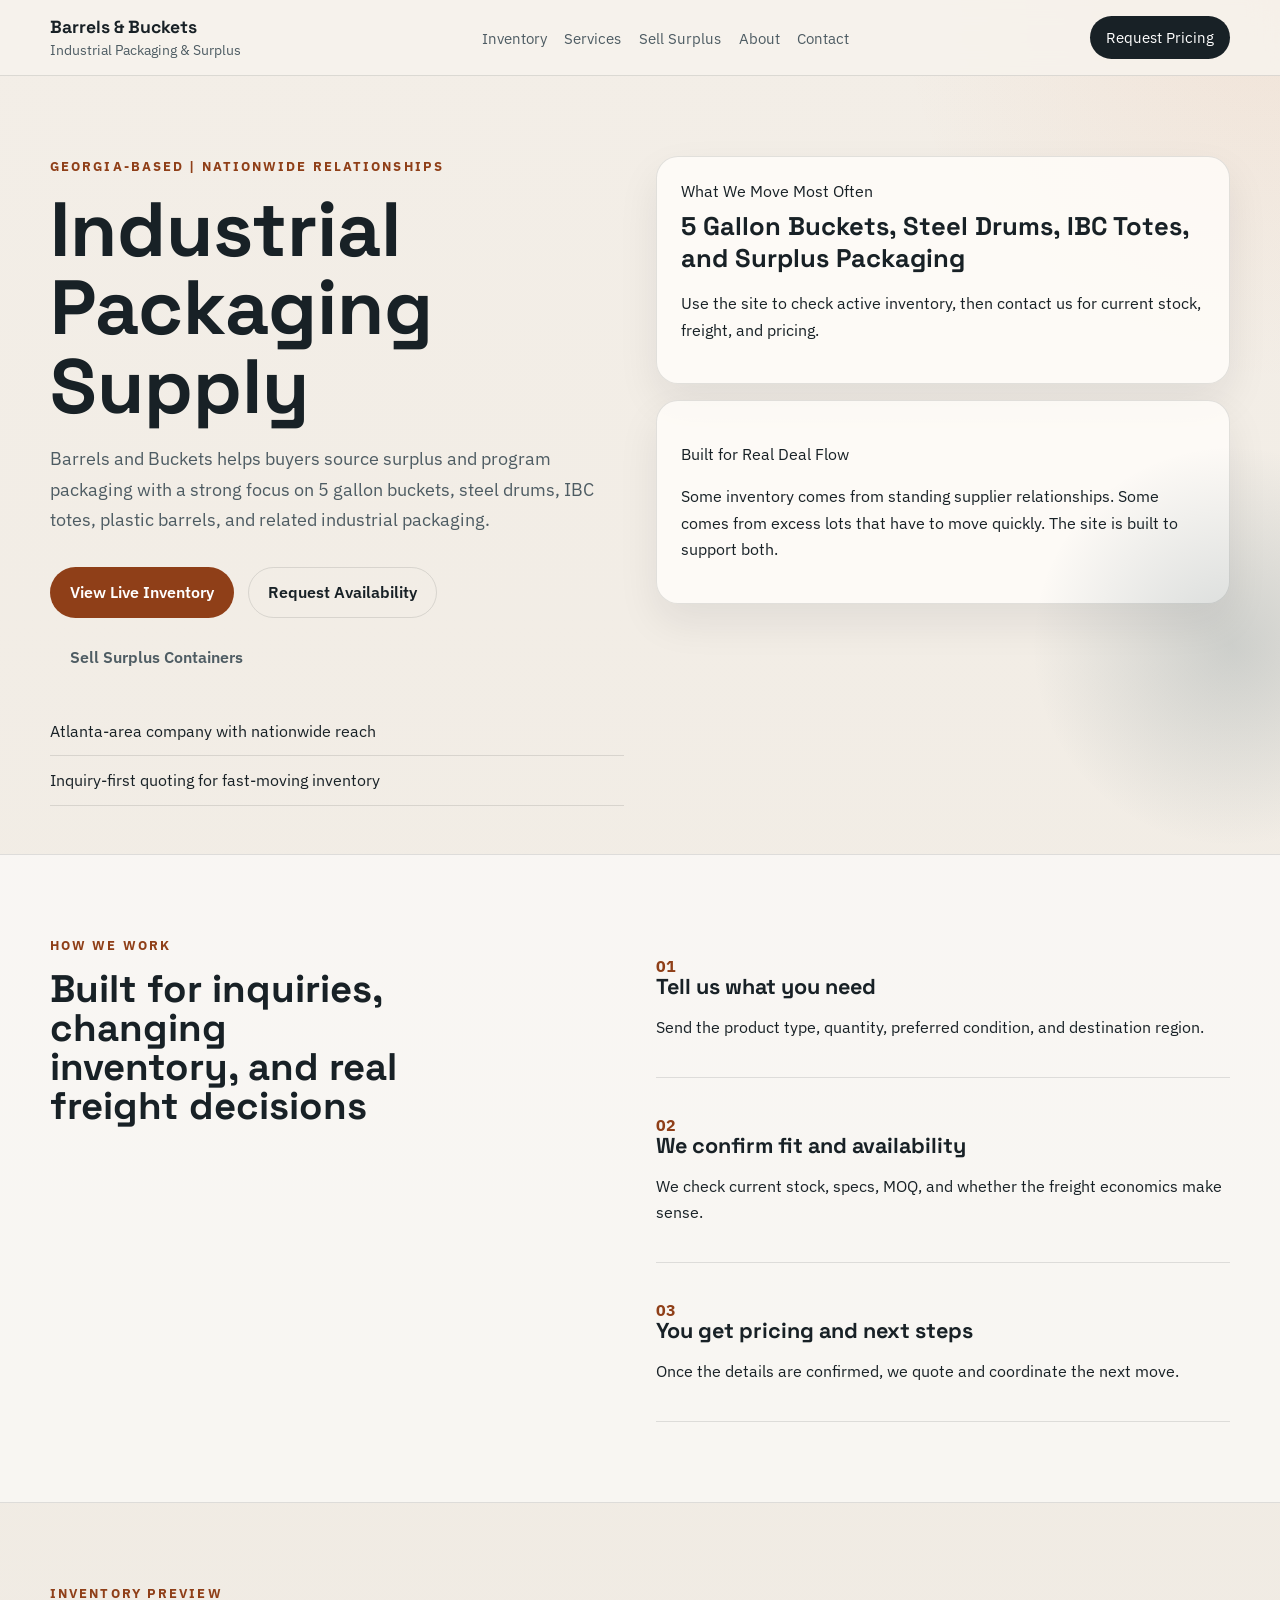
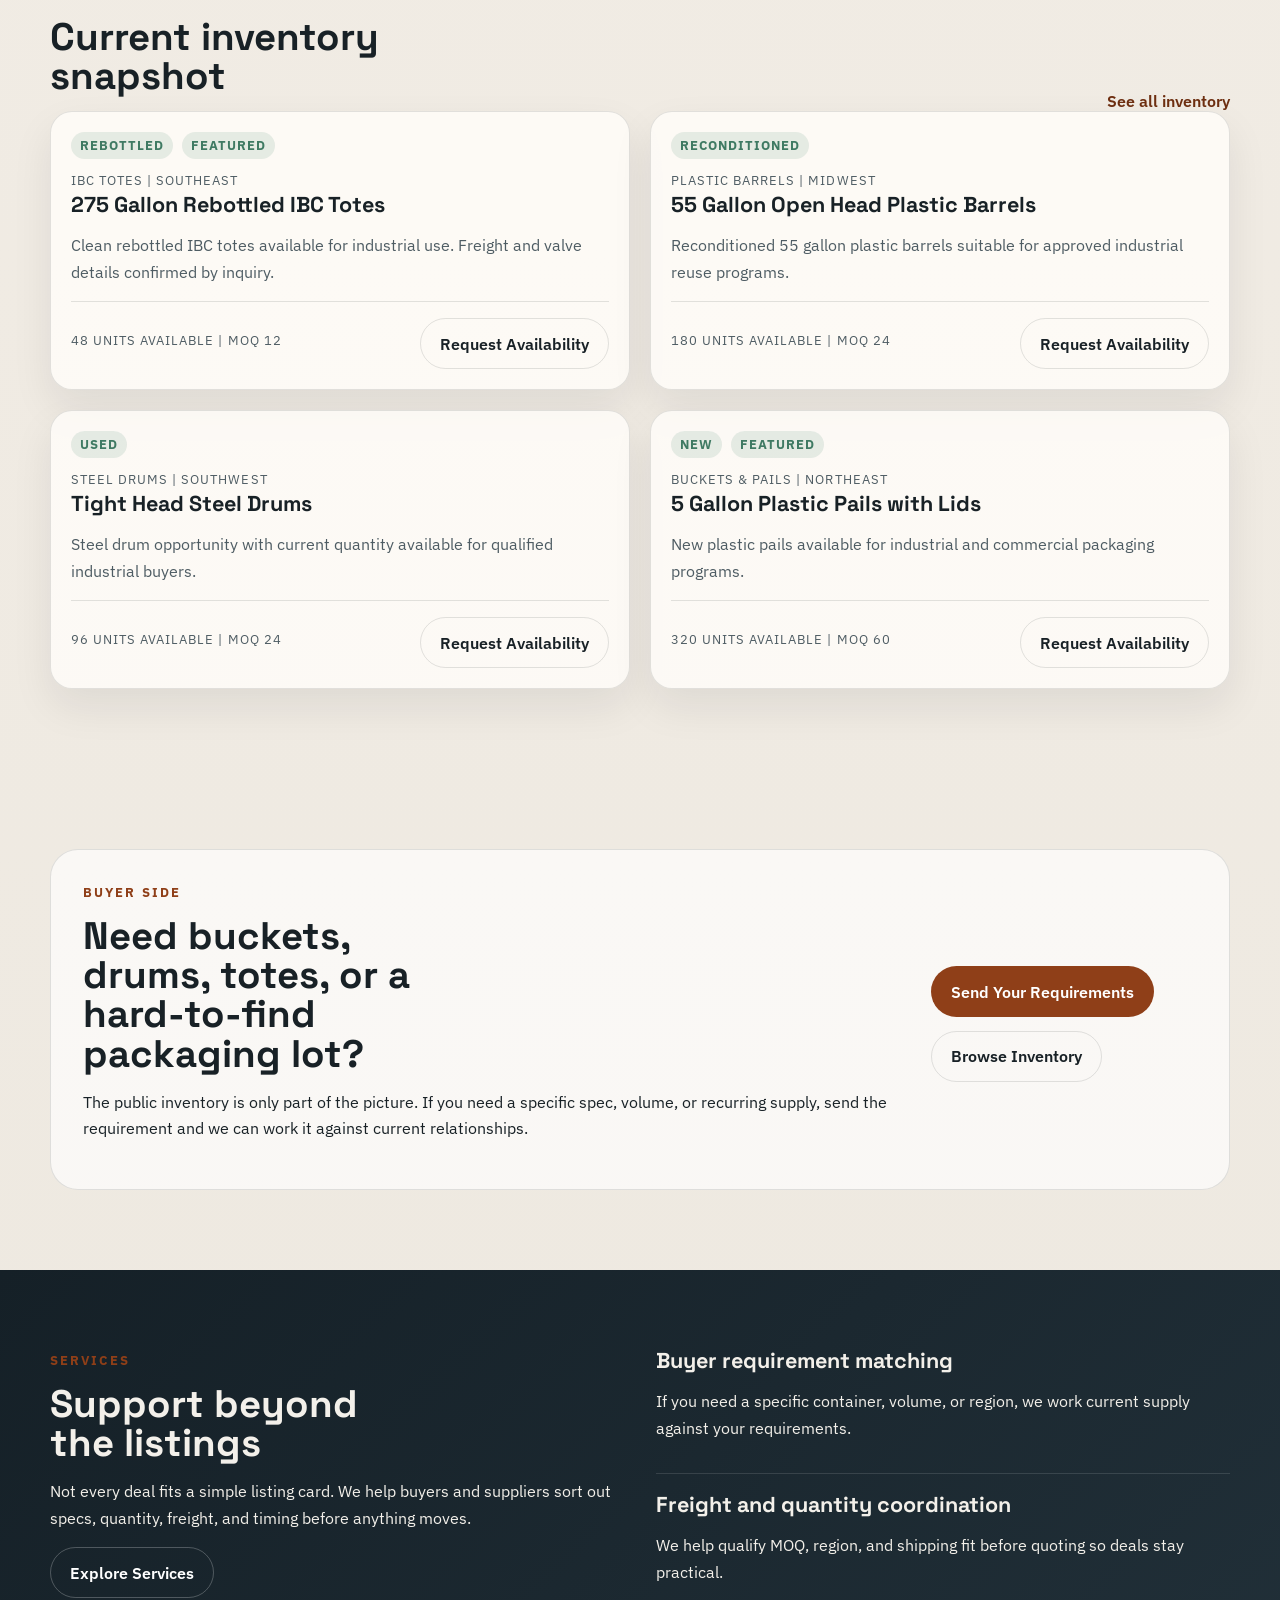
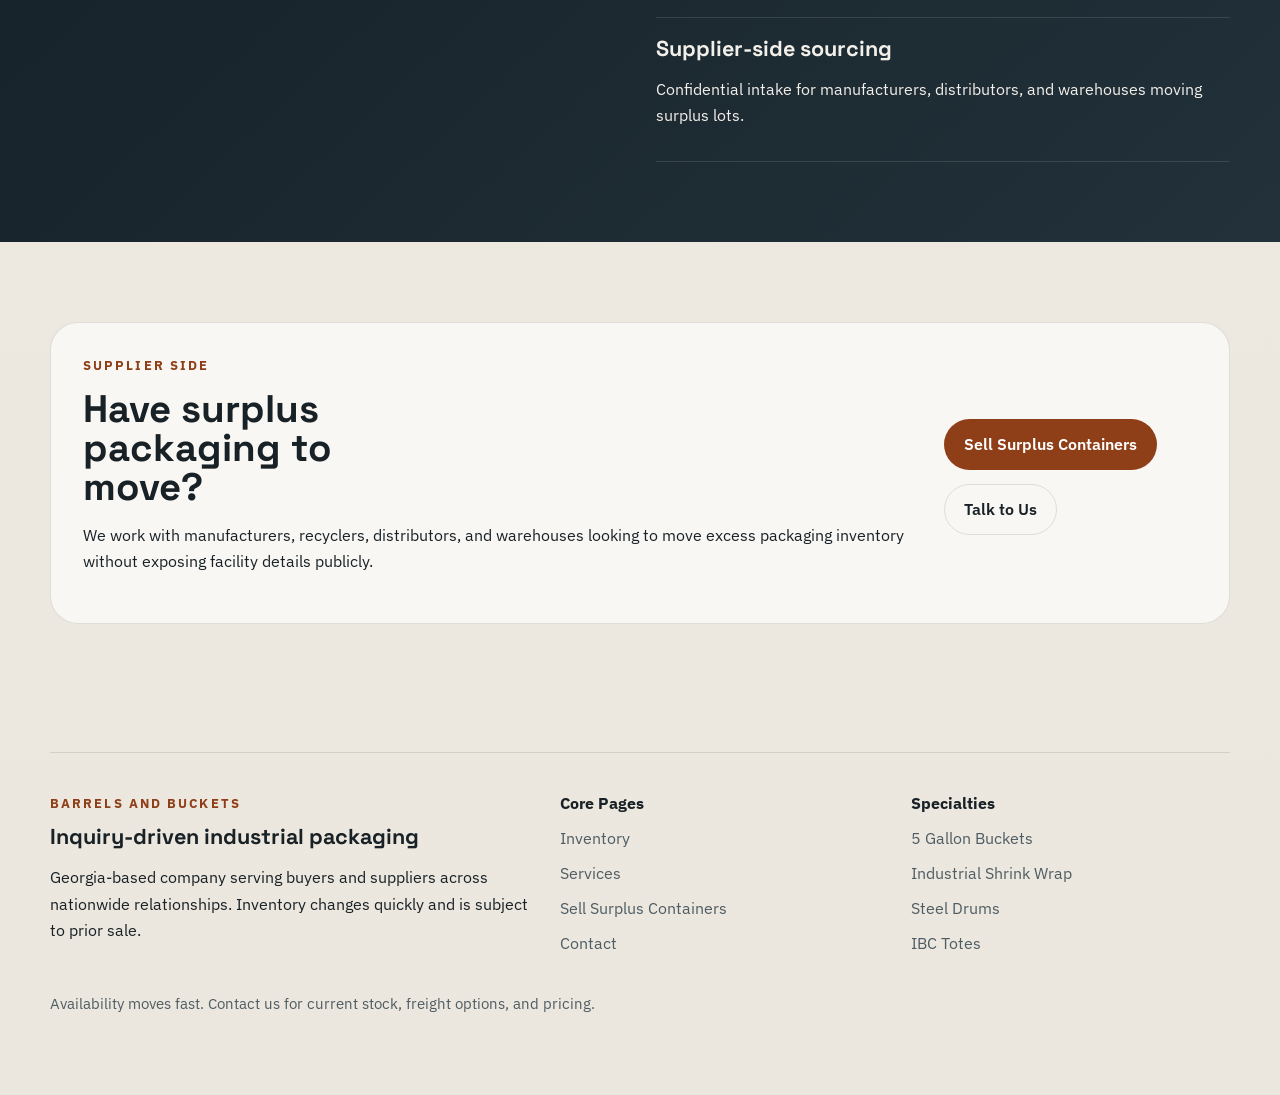
<file: index.html>
<!DOCTYPE html>
<html lang="en">
  <head>
    <meta charset="UTF-8" />
    <meta name="viewport" content="width=device-width, initial-scale=1.0" />
    <title>Barrels, Buckets, Drums & IBC Totes | Barrels and Buckets</title>
    <meta
      name="description"
      content="Georgia-based surplus industrial packaging partner for plastic barrels, steel drums, buckets, pails, and IBC totes. View live inventory and request pricing."
    />
    <link rel="stylesheet" href="assets/css/styles.css" />
  </head>
  <body data-page="home">
    <div class="site-shell">
      <header data-site-header></header>
      <main>
        <section class="hero hero-home">
          <div class="container hero-grid">
            <div class="hero-copy">
              <p class="eyebrow">Georgia-Based | Nationwide Relationships</p>
              <h1>Industrial Packaging Supply</h1>
              <p class="lede">
                Barrels and Buckets helps buyers source surplus and program packaging with a strong
                focus on 5 gallon buckets, steel drums, IBC totes, plastic barrels, and related industrial packaging.
              </p>
              <div class="hero-actions">
                <a class="button button-primary" href="inventory.html">View Live Inventory</a>
                <a class="button button-secondary" href="contact.html">Request Availability</a>
                <a class="button button-tertiary" href="sell-surplus-containers.html">Sell Surplus Containers</a>
              </div>
              <ul class="hero-points">
                <li>Atlanta-area company with nationwide reach</li>
                <li>Inquiry-first quoting for fast-moving inventory</li>
              </ul>
            </div>
            <div class="hero-panel">
              <div class="stats-card">
                <span>What We Move Most Often</span>
                <strong>5 Gallon Buckets, Steel Drums, IBC Totes, and Surplus Packaging</strong>
                <p>Use the site to check active inventory, then contact us for current stock, freight, and pricing.</p>
              </div>
              <div class="notice-card">
                <p class="notice-title">Built for Real Deal Flow</p>
                <p>Some inventory comes from standing supplier relationships. Some comes from excess lots that have to move quickly. The site is built to support both.</p>
              </div>
            </div>
          </div>
        </section>

        <section class="section section-contrast">
          <div class="container process-grid">
            <div>
              <p class="eyebrow">How We Work</p>
              <h2>Built for inquiries, changing inventory, and real freight decisions</h2>
            </div>
            <div class="process-list">
              <article>
                <span>01</span>
                <h3>Tell us what you need</h3>
                <p>Send the product type, quantity, preferred condition, and destination region.</p>
              </article>
              <article>
                <span>02</span>
                <h3>We confirm fit and availability</h3>
                <p>We check current stock, specs, MOQ, and whether the freight economics make sense.</p>
              </article>
              <article>
                <span>03</span>
                <h3>You get pricing and next steps</h3>
                <p>Once the details are confirmed, we quote and coordinate the next move.</p>
              </article>
            </div>
          </div>
        </section>

        <section class="section">
          <div class="container">
            <div class="section-heading inline-heading">
              <div>
                <p class="eyebrow">Inventory Preview</p>
                <h2>Current inventory snapshot</h2>
              </div>
              <a class="text-link" href="inventory.html">See all inventory</a>
            </div>
            <div class="inventory-grid" data-inventory-preview data-limit="4"></div>
          </div>
        </section>

        <section class="section">
          <div class="container cta-band">
            <div>
              <p class="eyebrow">Buyer Side</p>
              <h2>Need buckets, drums, totes, or a hard-to-find packaging lot?</h2>
              <p>
                The public inventory is only part of the picture. If you need a specific spec, volume,
                or recurring supply, send the requirement and we can work it against current relationships.
              </p>
            </div>
            <div class="cta-actions">
              <a class="button button-primary" href="contact.html">Send Your Requirements</a>
              <a class="button button-secondary" href="inventory.html">Browse Inventory</a>
            </div>
          </div>
        </section>

        <section class="section section-dark">
          <div class="container dual-feature">
            <div>
              <p class="eyebrow">Services</p>
              <h2>Support beyond the listings</h2>
              <p>
                Not every deal fits a simple listing card. We help buyers and suppliers sort out specs,
                quantity, freight, and timing before anything moves.
              </p>
              <a class="button button-secondary light" href="services.html">Explore Services</a>
            </div>
            <div class="feature-list">
              <article>
                <h3>Buyer requirement matching</h3>
                <p>If you need a specific container, volume, or region, we work current supply against your requirements.</p>
              </article>
              <article>
                <h3>Freight and quantity coordination</h3>
                <p>We help qualify MOQ, region, and shipping fit before quoting so deals stay practical.</p>
              </article>
              <article>
                <h3>Supplier-side sourcing</h3>
                <p>Confidential intake for manufacturers, distributors, and warehouses moving surplus lots.</p>
              </article>
            </div>
          </div>
        </section>

        <section class="section">
          <div class="container cta-band">
            <div>
              <p class="eyebrow">Supplier Side</p>
              <h2>Have surplus packaging to move?</h2>
              <p>
                We work with manufacturers, recyclers, distributors, and warehouses looking to
                move excess packaging inventory without exposing facility details publicly.
              </p>
            </div>
            <div class="cta-actions">
              <a class="button button-primary" href="sell-surplus-containers.html">Sell Surplus Containers</a>
              <a class="button button-secondary" href="contact.html">Talk to Us</a>
            </div>
          </div>
        </section>
      </main>
      <footer data-site-footer></footer>
    </div>
    <script src="data/public-inventory.js"></script>
    <script src="assets/js/app.js"></script>
  </body>
</html>
</file>
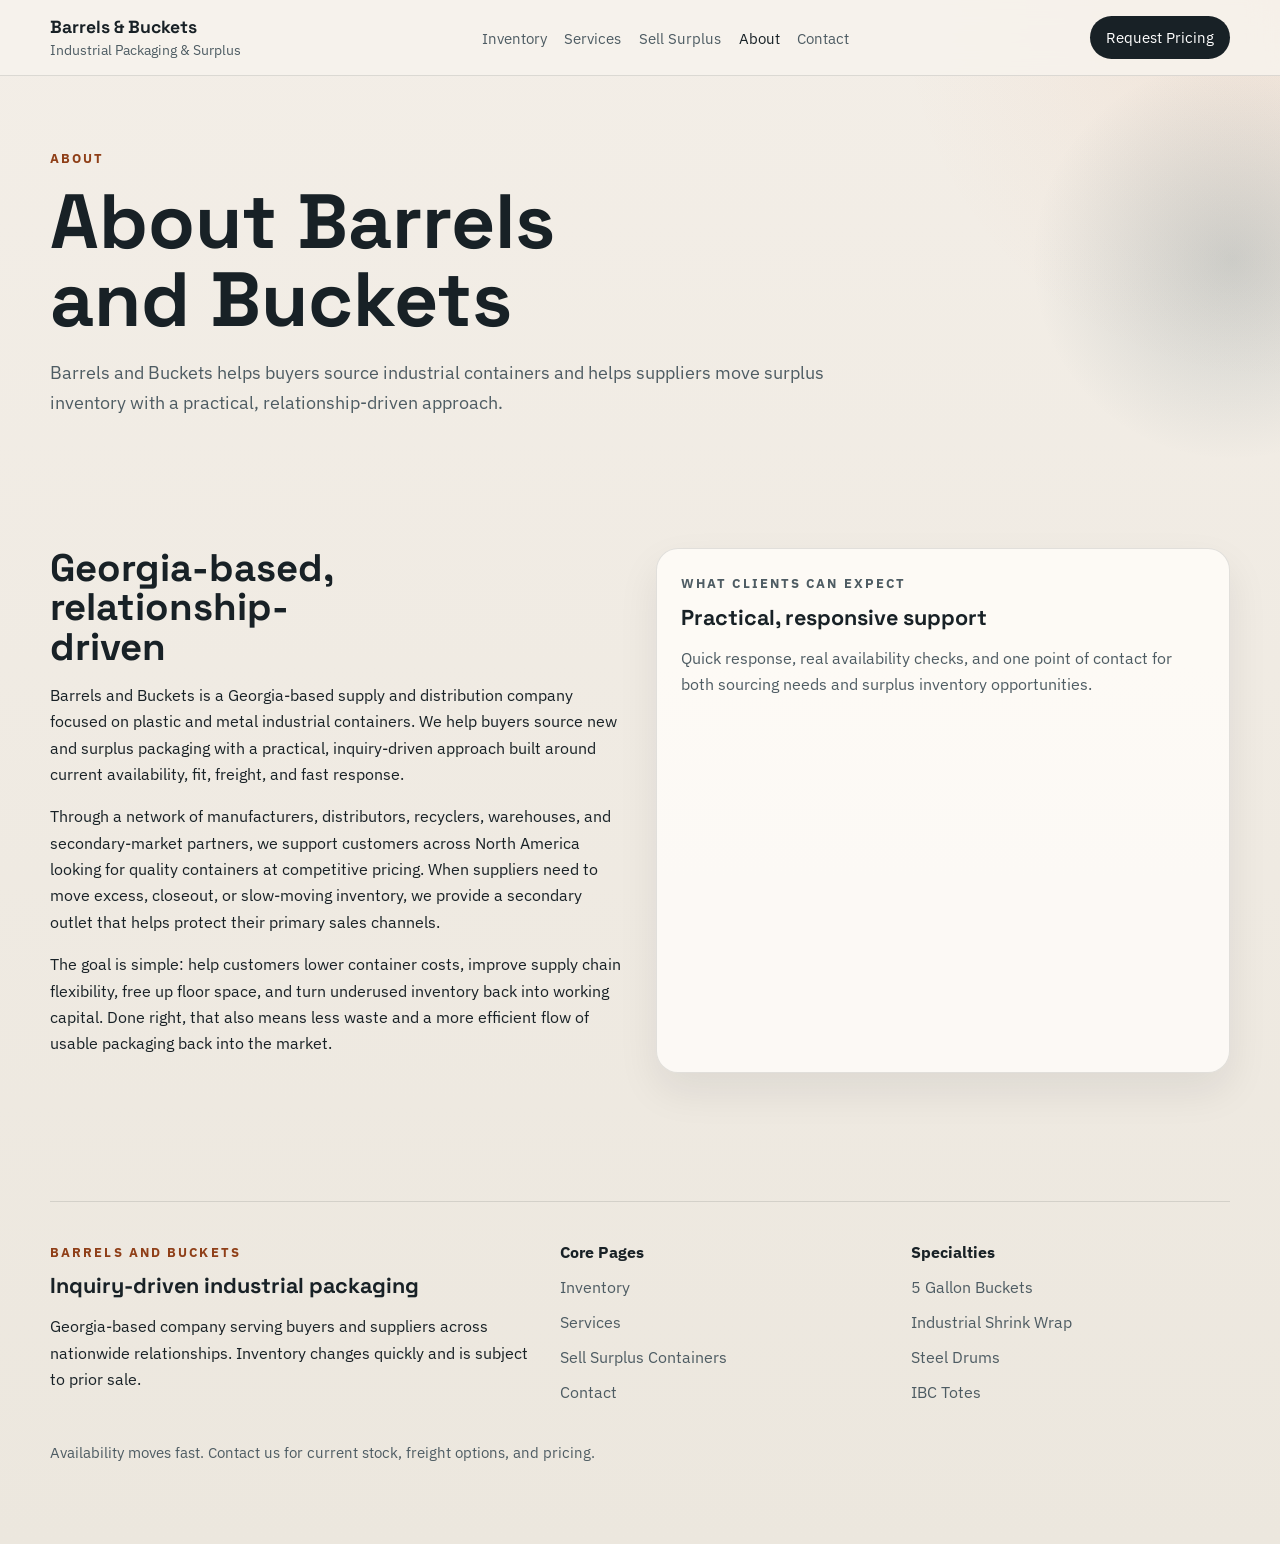
<file: about.html>
<!DOCTYPE html>
<html lang="en">
  <head>
    <meta charset="UTF-8" />
    <meta name="viewport" content="width=device-width, initial-scale=1.0" />
    <title>About Barrels and Buckets | Georgia-Based Industrial Packaging</title>
    <meta
      name="description"
      content="Learn about Barrels and Buckets, a Georgia-based company with nationwide relationships across recyclers, manufacturers, and distributors."
    />
    <link rel="stylesheet" href="assets/css/styles.css" />
  </head>
  <body data-page="about">
    <header data-site-header></header>
    <main>
      <section class="hero hero-subpage">
        <div class="container subpage-copy">
          <p class="eyebrow">About</p>
          <h1>About Barrels and Buckets</h1>
          <p class="lede">
            Barrels and Buckets helps buyers source industrial containers and helps suppliers move
            surplus inventory with a practical, relationship-driven approach.
          </p>
        </div>
      </section>
      <section class="section">
        <div class="container prose-grid">
          <div>
            <h2>Georgia-based, relationship-driven</h2>
            <p>
              Barrels and Buckets is a Georgia-based supply and distribution company focused on
              plastic and metal industrial containers. We help buyers source new and surplus
              packaging with a practical, inquiry-driven approach built around current
              availability, fit, freight, and fast response.
            </p>
            <p>
              Through a network of manufacturers, distributors, recyclers, warehouses, and
              secondary-market partners, we support customers across North America looking for
              quality containers at competitive pricing. When suppliers need to move excess,
              closeout, or slow-moving inventory, we provide a secondary outlet that helps protect
              their primary sales channels.
            </p>
            <p>
              The goal is simple: help customers lower container costs, improve supply chain
              flexibility, free up floor space, and turn underused inventory back into working
              capital. Done right, that also means less waste and a more efficient flow of usable
              packaging back into the market.
            </p>
          </div>
          <div class="side-panel">
            <p class="eyebrow">What clients can expect</p>
            <h3>Practical, responsive support</h3>
            <p>Quick response, real availability checks, and one point of contact for both sourcing needs and surplus inventory opportunities.</p>
          </div>
        </div>
      </section>
    </main>
    <footer data-site-footer></footer>
    <script src="data/public-inventory.js"></script>
    <script src="assets/js/app.js"></script>
  </body>
</html>
</file>
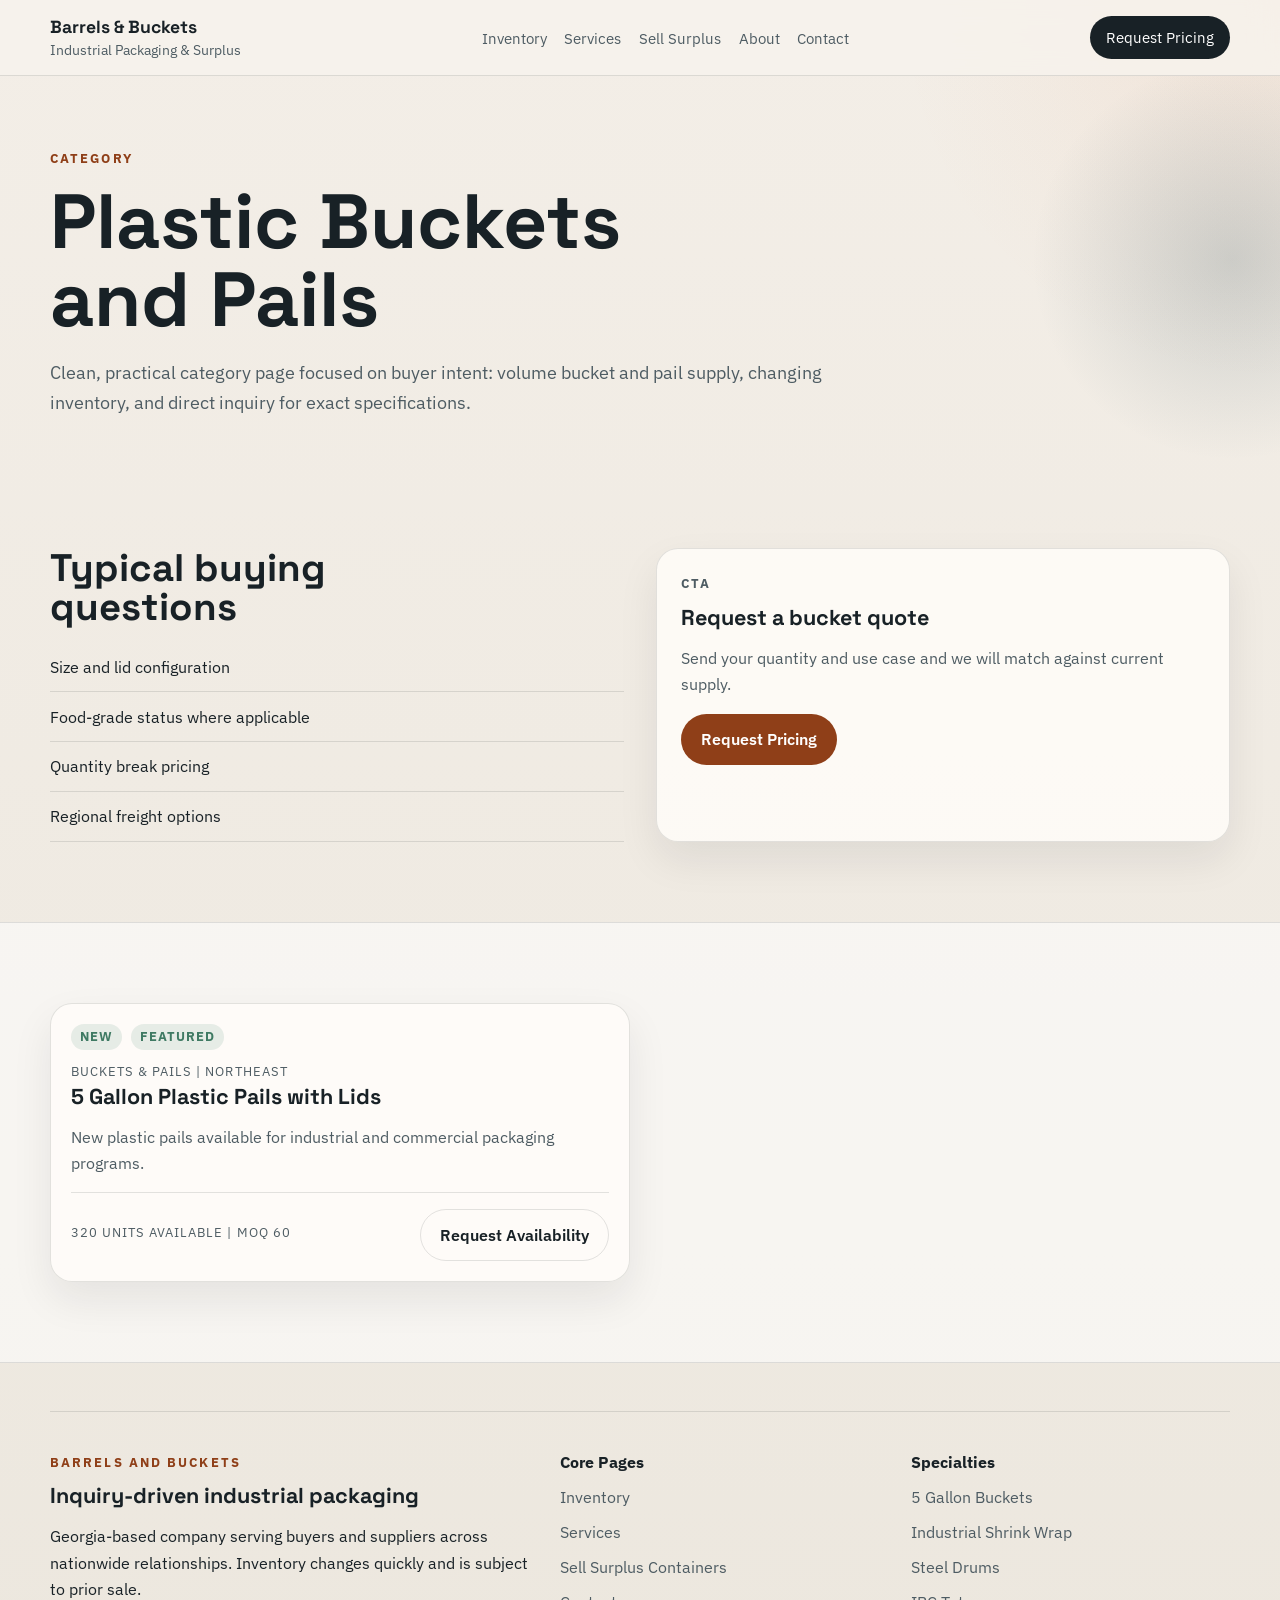
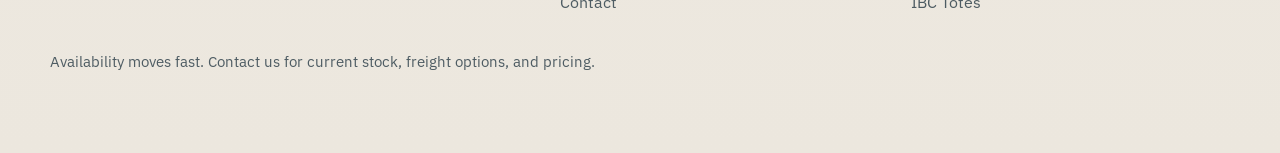
<file: buckets-pails.html>
<!DOCTYPE html>
<html lang="en">
  <head>
    <meta charset="UTF-8" />
    <meta name="viewport" content="width=device-width, initial-scale=1.0" />
    <title>Plastic Buckets and Pails | Industrial Container Supply</title>
    <meta
      name="description"
      content="Plastic buckets and pails for industrial packaging, surplus lots, and volume buyers. Request pricing and availability."
    />
    <link rel="stylesheet" href="assets/css/styles.css" />
  </head>
  <body data-page="buckets-pails">
    <header data-site-header></header>
    <main>
      <section class="hero hero-subpage">
        <div class="container subpage-copy">
          <p class="eyebrow">Category</p>
          <h1>Plastic Buckets and Pails</h1>
          <p class="lede">
            Clean, practical category page focused on buyer intent: volume bucket and pail supply,
            changing inventory, and direct inquiry for exact specifications.
          </p>
        </div>
      </section>
      <section class="section">
        <div class="container category-overview">
          <div>
            <h2>Typical buying questions</h2>
            <ul class="detail-list">
              <li>Size and lid configuration</li>
              <li>Food-grade status where applicable</li>
              <li>Quantity break pricing</li>
              <li>Regional freight options</li>
            </ul>
          </div>
          <div class="side-panel">
            <p class="eyebrow">CTA</p>
            <h3>Request a bucket quote</h3>
            <p>Send your quantity and use case and we will match against current supply.</p>
            <a class="button button-primary" href="contact.html">Request Pricing</a>
          </div>
        </div>
      </section>
      <section class="section section-contrast">
        <div class="container">
          <div class="inventory-grid" data-inventory-grid data-category="buckets-pails"></div>
        </div>
      </section>
    </main>
    <footer data-site-footer></footer>
    <script src="data/public-inventory.js"></script>
    <script src="assets/js/app.js"></script>
  </body>
</html>
</file>
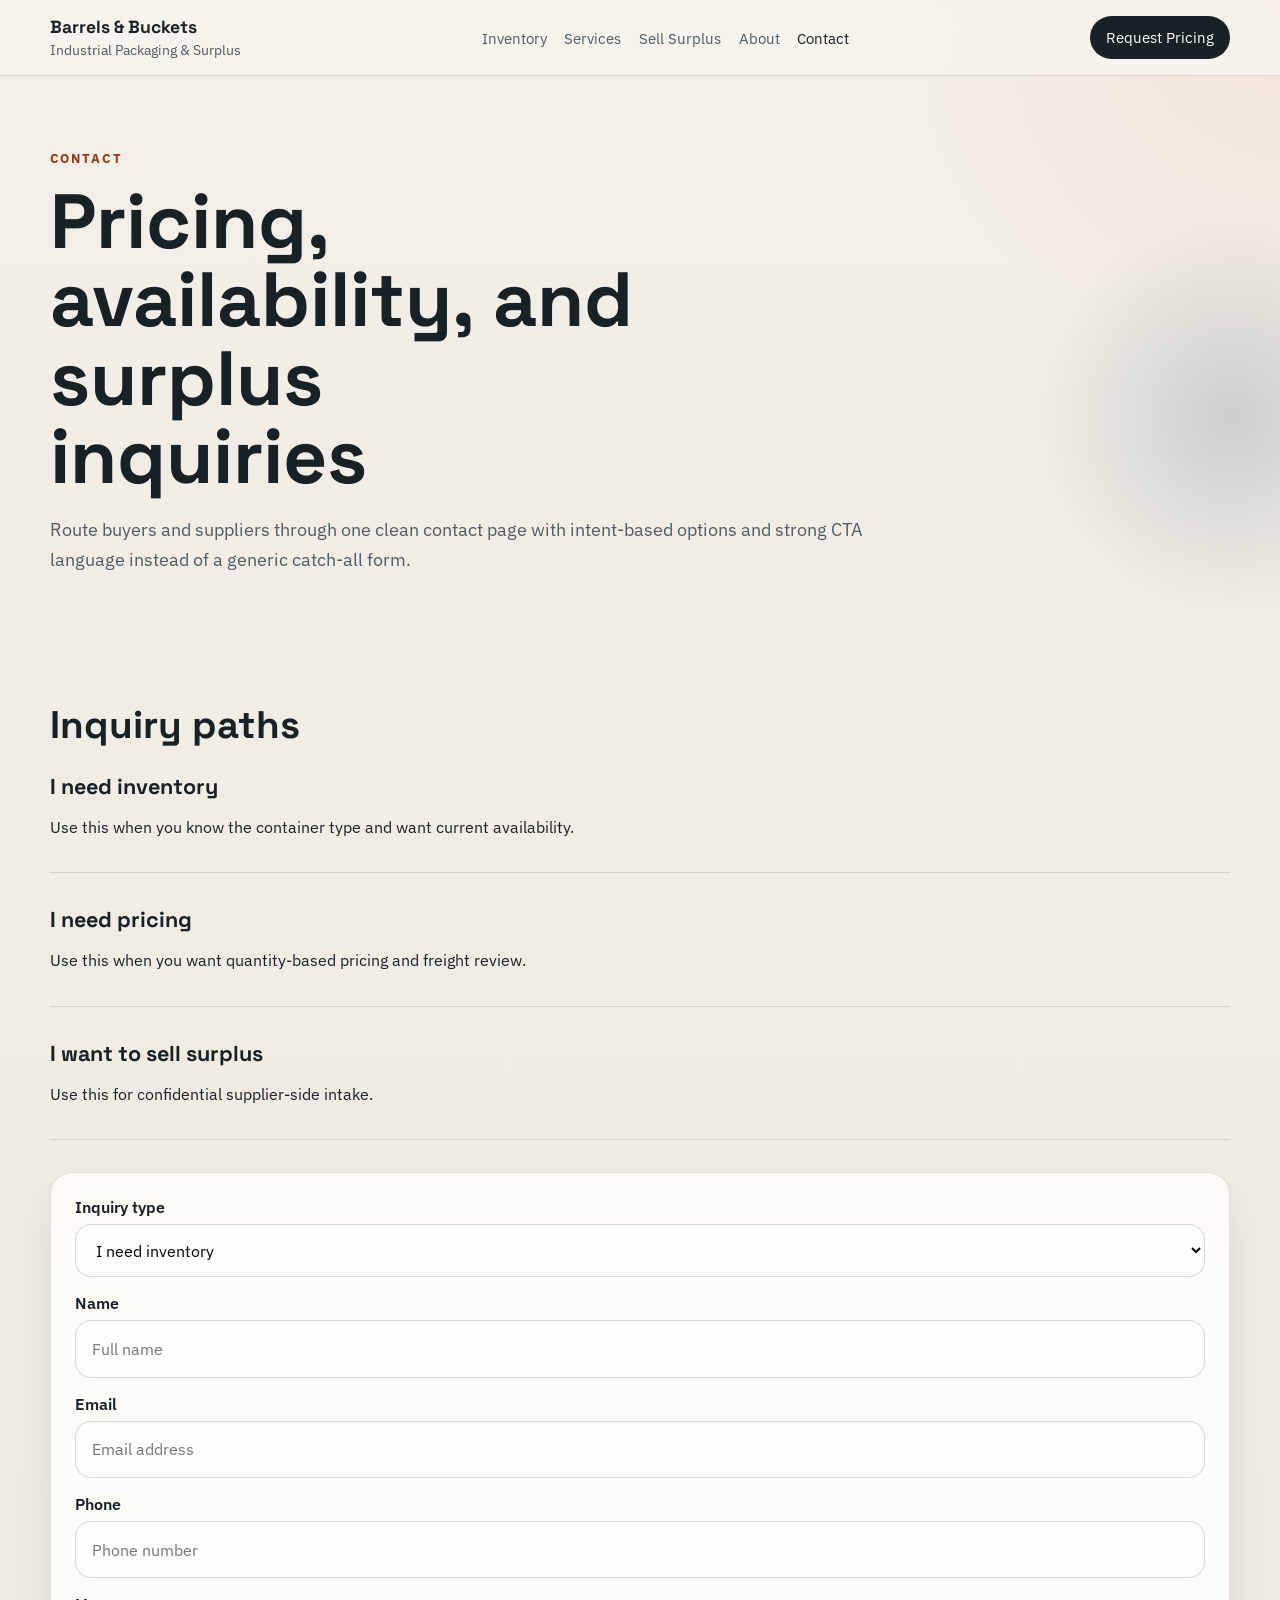
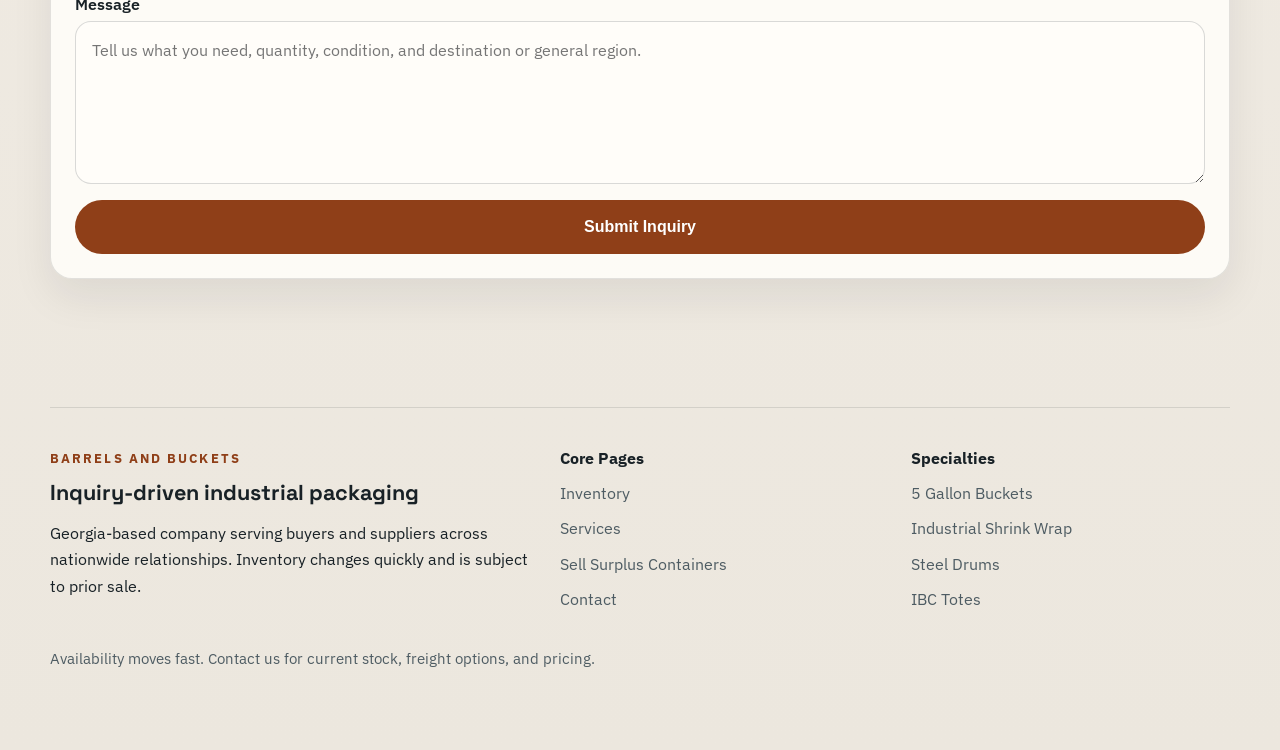
<file: contact.html>
<!DOCTYPE html>
<html lang="en">
  <head>
    <meta charset="UTF-8" />
    <meta name="viewport" content="width=device-width, initial-scale=1.0" />
    <title>Contact Barrels and Buckets | Pricing and Availability Requests</title>
    <meta
      name="description"
      content="Contact Barrels and Buckets for pricing, current availability, sourcing requests, or confidential surplus container intake."
    />
    <link rel="stylesheet" href="assets/css/styles.css" />
  </head>
  <body data-page="contact">
    <header data-site-header></header>
    <main>
      <section class="hero hero-subpage">
        <div class="container subpage-copy">
          <p class="eyebrow">Contact</p>
          <h1>Pricing, availability, and surplus inquiries</h1>
          <p class="lede">
            Route buyers and suppliers through one clean contact page with intent-based options and
            strong CTA language instead of a generic catch-all form.
          </p>
        </div>
      </section>
      <section class="section">
        <div class="container split-panel">
          <div>
            <h2>Inquiry paths</h2>
            <div class="contact-routes">
              <article>
                <h3>I need inventory</h3>
                <p>Use this when you know the container type and want current availability.</p>
              </article>
              <article>
                <h3>I need pricing</h3>
                <p>Use this when you want quantity-based pricing and freight review.</p>
              </article>
              <article>
                <h3>I want to sell surplus</h3>
                <p>Use this for confidential supplier-side intake.</p>
              </article>
            </div>
          </div>
          <form class="inquiry-form inquiry-form-strong">
            <label>
              Inquiry type
              <select>
                <option>I need inventory</option>
                <option>I need pricing</option>
                <option>I want to sell surplus containers</option>
                <option>I need help sourcing a specific item</option>
              </select>
            </label>
            <label>
              Name
              <input type="text" placeholder="Full name" />
            </label>
            <label>
              Email
              <input type="email" placeholder="Email address" />
            </label>
            <label>
              Phone
              <input type="tel" placeholder="Phone number" />
            </label>
            <label>
              Message
              <textarea rows="5" placeholder="Tell us what you need, quantity, condition, and destination or general region."></textarea>
            </label>
            <button type="button" class="button button-primary">Submit Inquiry</button>
          </form>
        </div>
      </section>
    </main>
    <footer data-site-footer></footer>
    <script src="data/public-inventory.js"></script>
    <script src="assets/js/app.js"></script>
  </body>
</html>
</file>
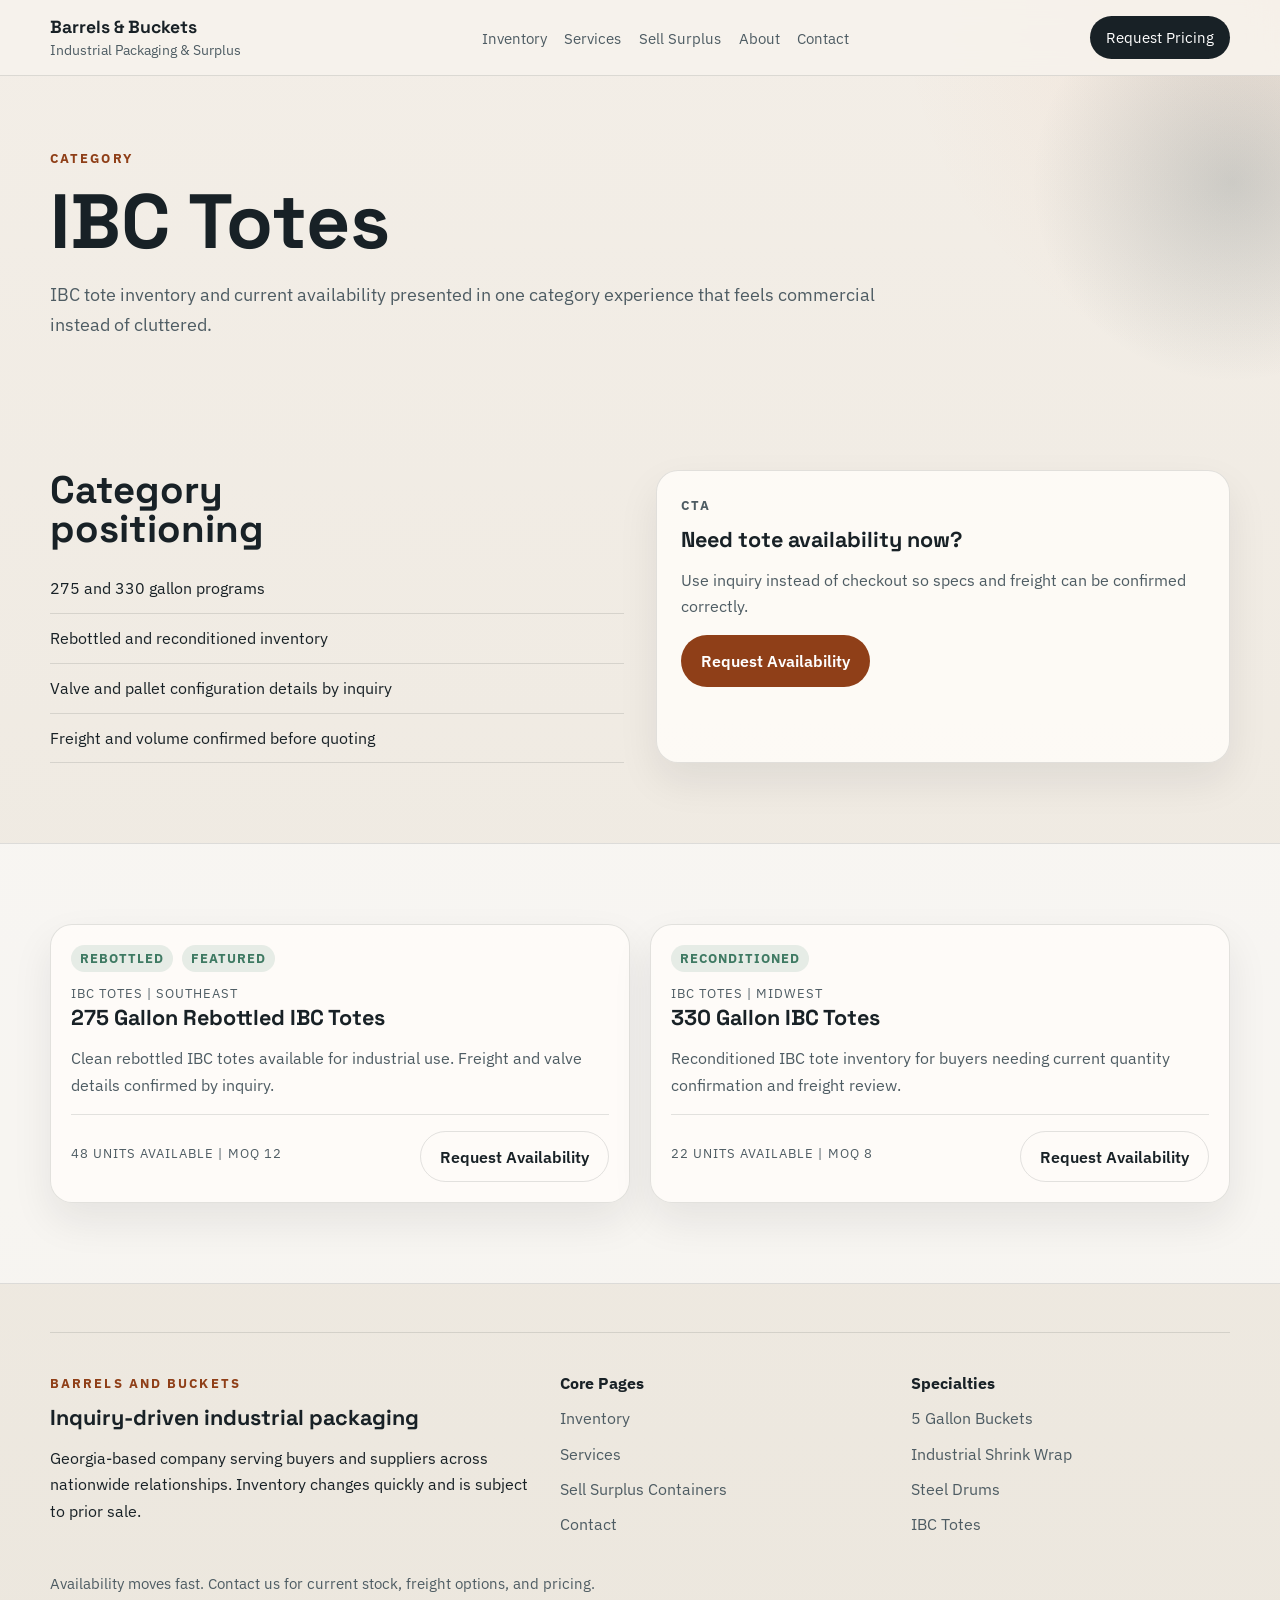
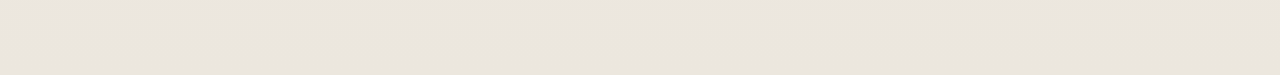
<file: ibc-totes.html>
<!DOCTYPE html>
<html lang="en">
  <head>
    <meta charset="UTF-8" />
    <meta name="viewport" content="width=device-width, initial-scale=1.0" />
    <title>IBC Totes | Request Availability</title>
    <meta
      name="description"
      content="IBC totes and tote programs with inquiry-based quoting. Request current availability and freight options."
    />
    <link rel="stylesheet" href="assets/css/styles.css" />
  </head>
  <body data-page="ibc-totes">
    <header data-site-header></header>
    <main>
      <section class="hero hero-subpage">
        <div class="container subpage-copy">
          <p class="eyebrow">Category</p>
          <h1>IBC Totes</h1>
          <p class="lede">
            IBC tote inventory and current availability presented in one category experience that
            feels commercial instead of cluttered.
          </p>
        </div>
      </section>
      <section class="section">
        <div class="container category-overview">
          <div>
            <h2>Category positioning</h2>
            <ul class="detail-list">
              <li>275 and 330 gallon programs</li>
              <li>Rebottled and reconditioned inventory</li>
              <li>Valve and pallet configuration details by inquiry</li>
              <li>Freight and volume confirmed before quoting</li>
            </ul>
          </div>
          <div class="side-panel">
            <p class="eyebrow">CTA</p>
            <h3>Need tote availability now?</h3>
            <p>Use inquiry instead of checkout so specs and freight can be confirmed correctly.</p>
            <a class="button button-primary" href="contact.html">Request Availability</a>
          </div>
        </div>
      </section>
      <section class="section section-contrast">
        <div class="container">
          <div class="inventory-grid" data-inventory-grid data-category="ibc-totes"></div>
        </div>
      </section>
    </main>
    <footer data-site-footer></footer>
    <script src="data/public-inventory.js"></script>
    <script src="assets/js/app.js"></script>
  </body>
</html>
</file>
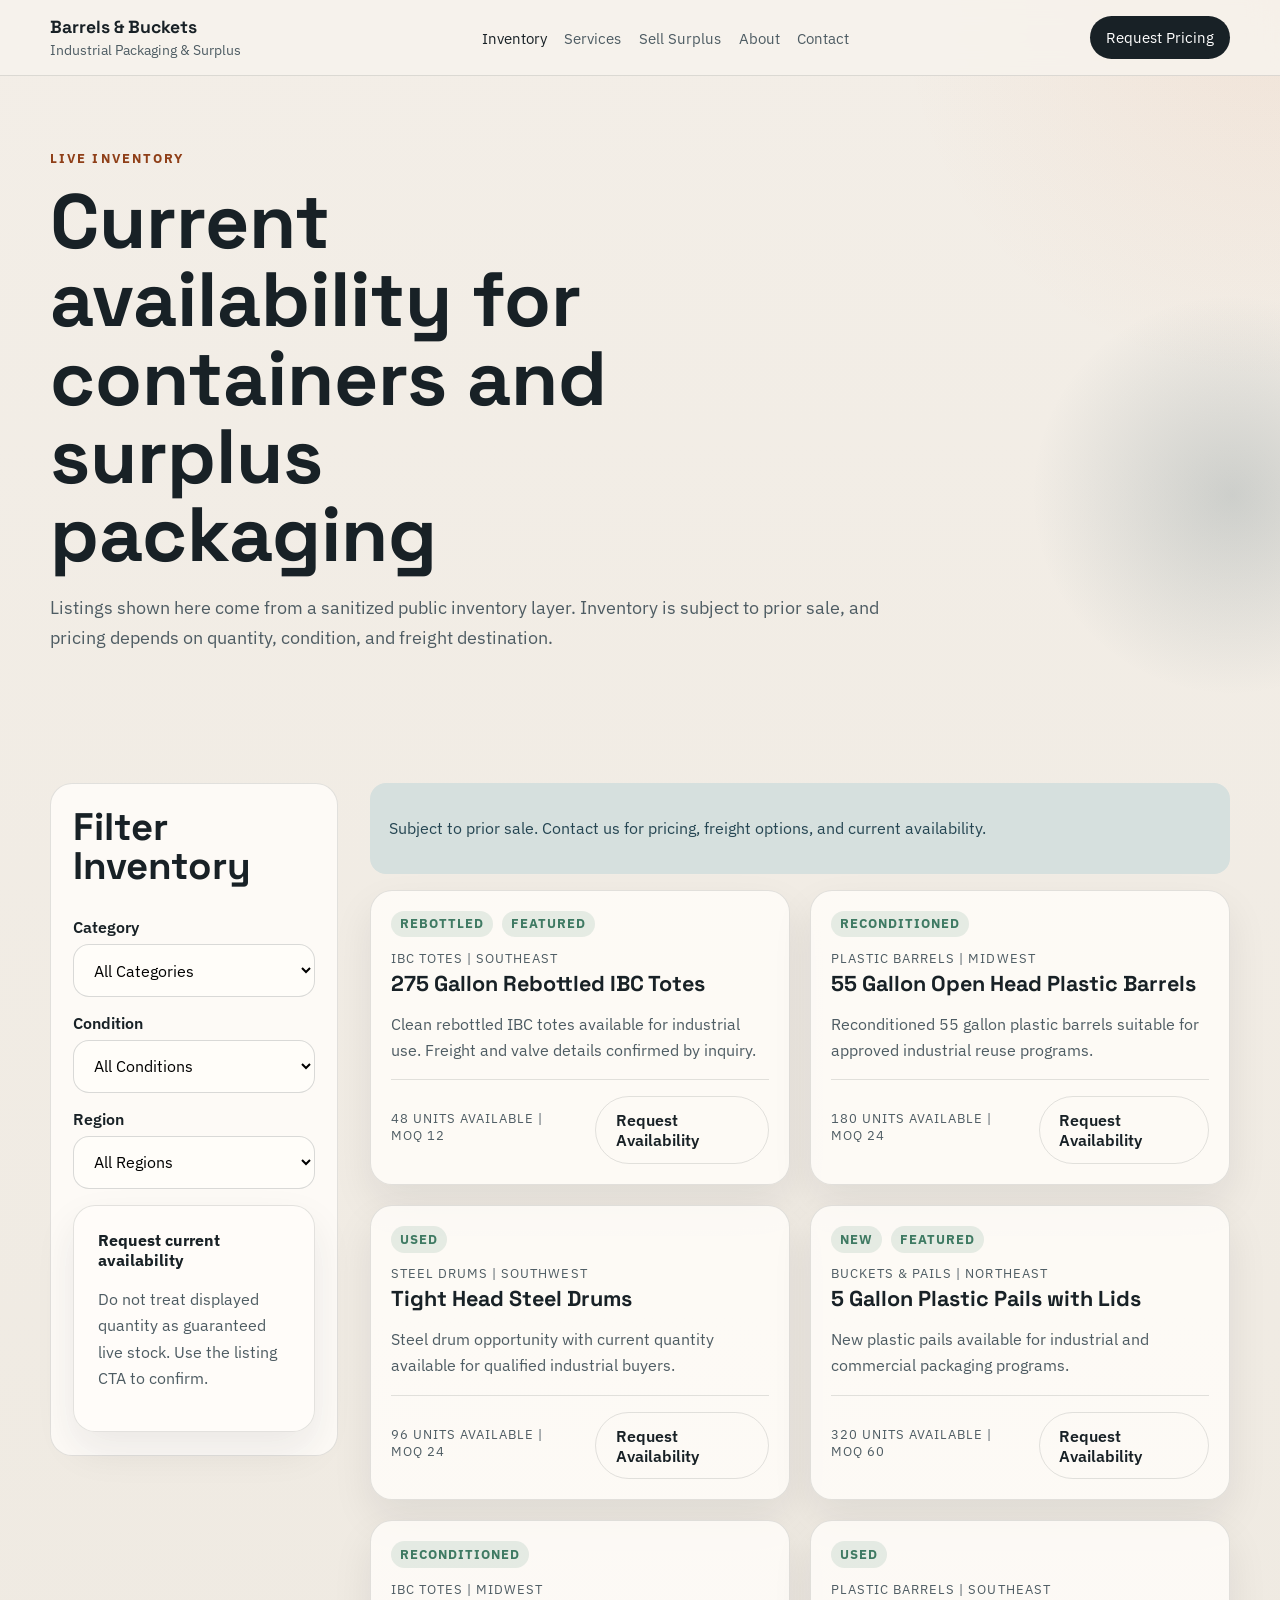
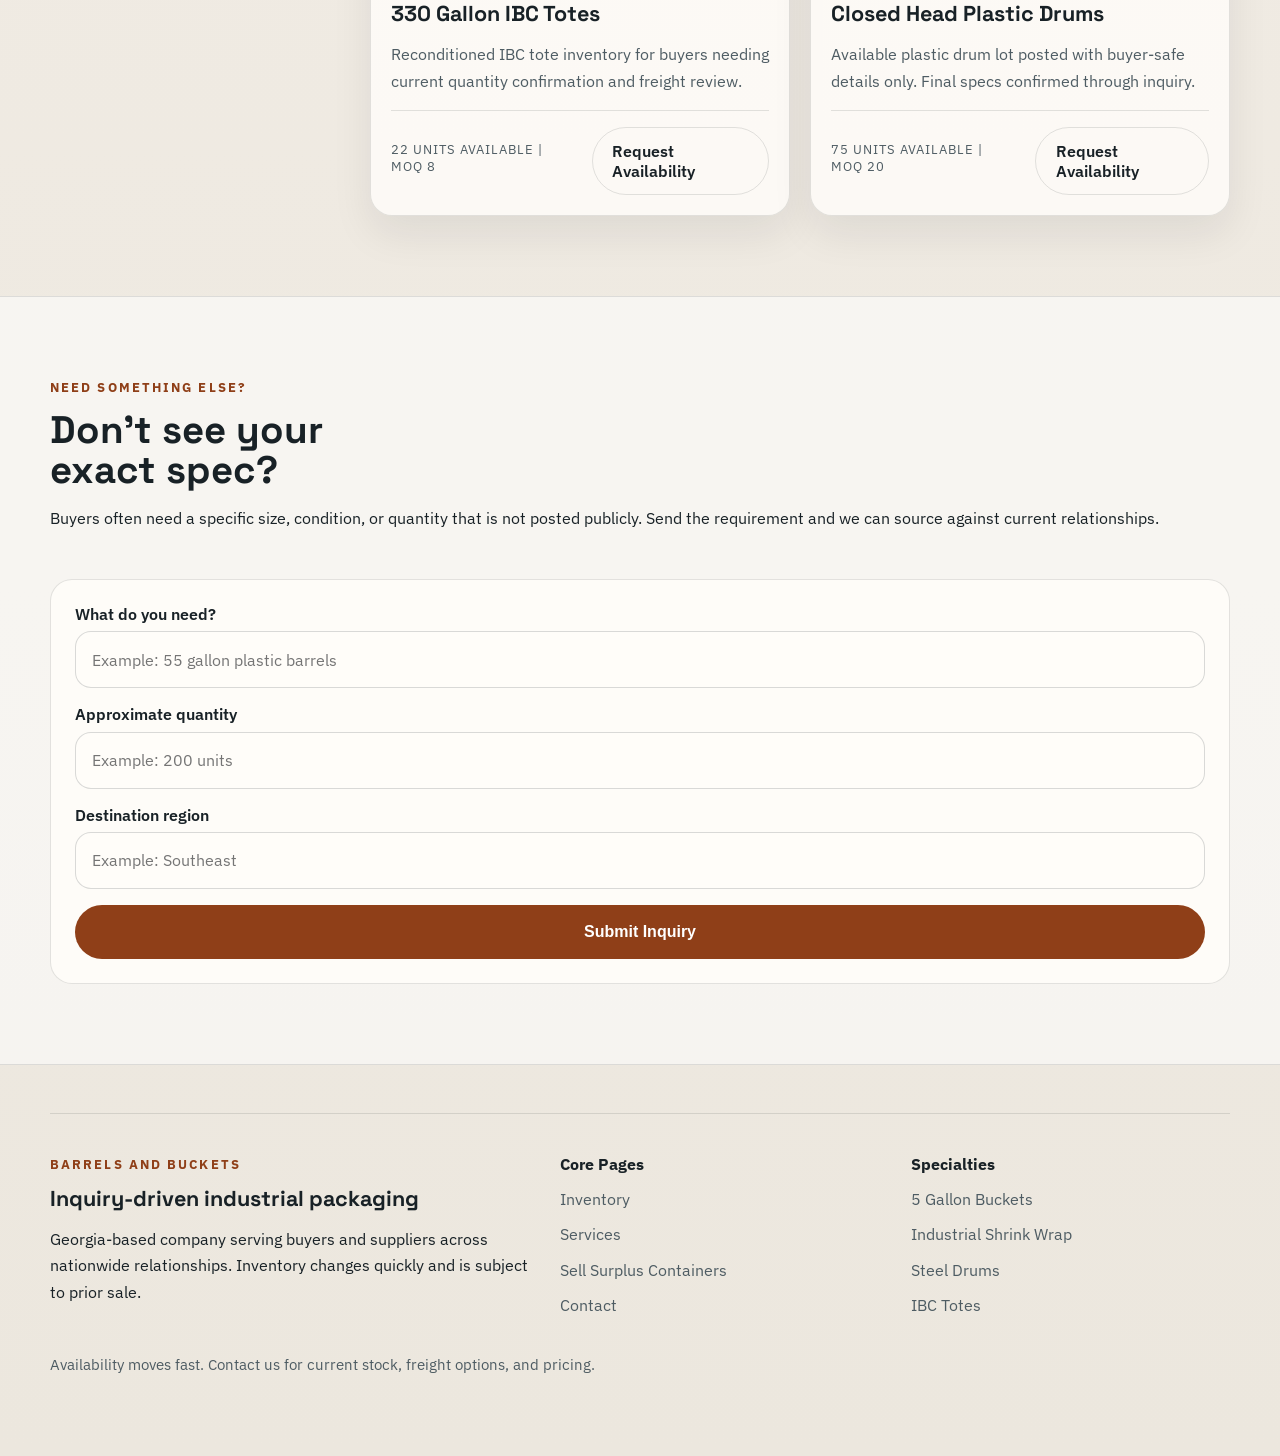
<file: inventory.html>
<!DOCTYPE html>
<html lang="en">
  <head>
    <meta charset="UTF-8" />
    <meta name="viewport" content="width=device-width, initial-scale=1.0" />
    <title>Live Inventory of Barrels, Drums, Buckets & IBC Totes</title>
    <meta
      name="description"
      content="Browse sanitized live inventory for plastic barrels, steel drums, buckets, pails, and IBC totes. Subject to prior sale. Request current availability and pricing."
    />
    <link rel="stylesheet" href="assets/css/styles.css" />
  </head>
  <body data-page="inventory">
    <header data-site-header></header>
    <main>
      <section class="hero hero-subpage">
        <div class="container subpage-copy">
          <p class="eyebrow">Live Inventory</p>
          <h1>Current availability for containers and surplus packaging</h1>
          <p class="lede">
            Listings shown here come from a sanitized public inventory layer. Inventory is subject
            to prior sale, and pricing depends on quantity, condition, and freight destination.
          </p>
        </div>
      </section>

      <section class="section">
        <div class="container inventory-layout">
          <aside class="filter-panel">
            <h2>Filter Inventory</h2>
            <label>
              Category
              <select data-filter="category">
                <option value="all">All Categories</option>
                <option value="plastic-barrels">Plastic Barrels</option>
                <option value="steel-drums">Steel Drums</option>
                <option value="buckets-pails">Buckets &amp; Pails</option>
                <option value="ibc-totes">IBC Totes</option>
              </select>
            </label>
            <label>
              Condition
              <select data-filter="condition">
                <option value="all">All Conditions</option>
                <option value="new">New</option>
                <option value="reconditioned">Reconditioned</option>
                <option value="used">Used</option>
                <option value="rebottled">Rebottled</option>
              </select>
            </label>
            <label>
              Region
              <select data-filter="region">
                <option value="all">All Regions</option>
                <option value="Southeast">Southeast</option>
                <option value="Midwest">Midwest</option>
                <option value="Northeast">Northeast</option>
                <option value="Southwest">Southwest</option>
              </select>
            </label>
            <div class="panel-note">
              <strong>Request current availability</strong>
              <p>Do not treat displayed quantity as guaranteed live stock. Use the listing CTA to confirm.</p>
            </div>
          </aside>
          <div>
            <div class="inventory-disclaimer">
              <p>Subject to prior sale. Contact us for pricing, freight options, and current availability.</p>
            </div>
            <div class="inventory-grid" data-inventory-grid></div>
          </div>
        </div>
      </section>

      <section class="section section-contrast">
        <div class="container split-panel">
          <div>
            <p class="eyebrow">Need Something Else?</p>
            <h2>Don’t see your exact spec?</h2>
            <p>
              Buyers often need a specific size, condition, or quantity that is not posted
              publicly. Send the requirement and we can source against current relationships.
            </p>
          </div>
          <form class="inquiry-form">
            <label>
              What do you need?
              <input type="text" placeholder="Example: 55 gallon plastic barrels" />
            </label>
            <label>
              Approximate quantity
              <input type="text" placeholder="Example: 200 units" />
            </label>
            <label>
              Destination region
              <input type="text" placeholder="Example: Southeast" />
            </label>
            <button type="button" class="button button-primary">Submit Inquiry</button>
          </form>
        </div>
      </section>
    </main>
    <footer data-site-footer></footer>
    <script src="data/public-inventory.js"></script>
    <script src="assets/js/app.js"></script>
  </body>
</html>
</file>
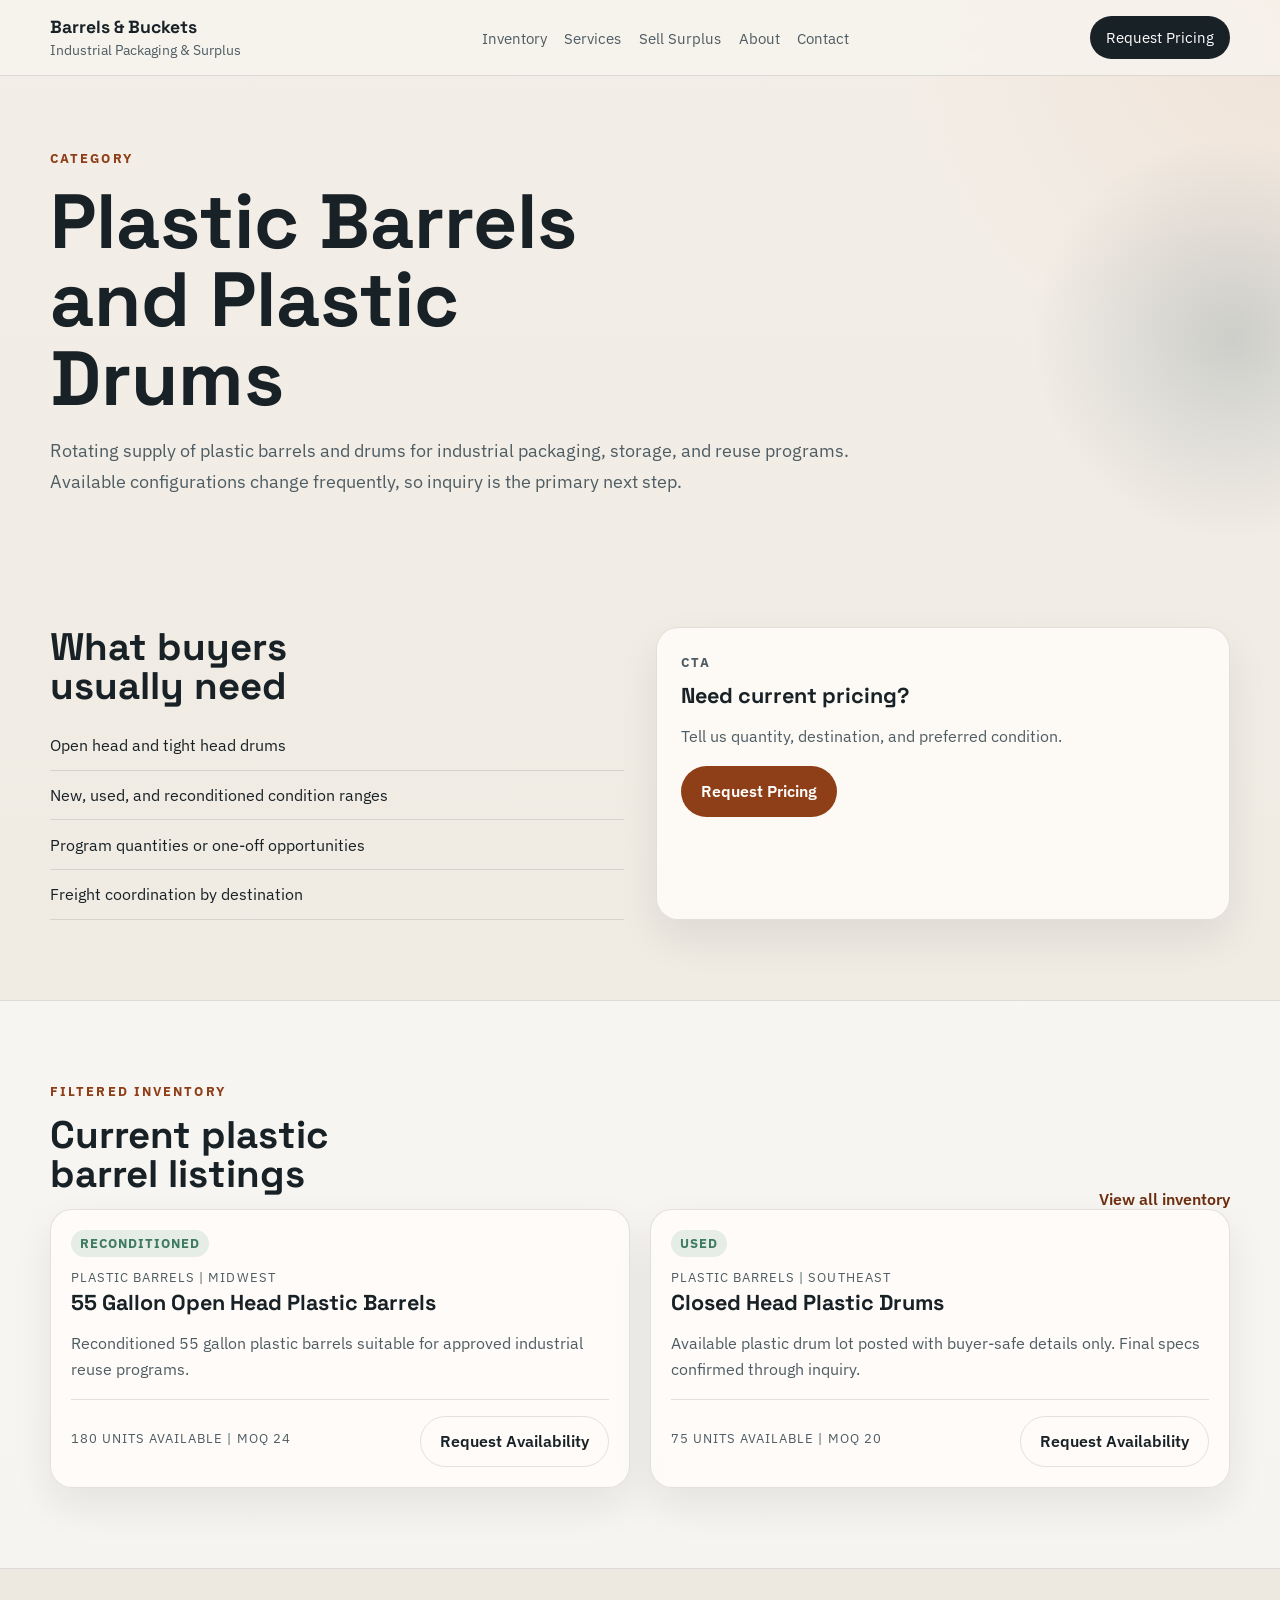
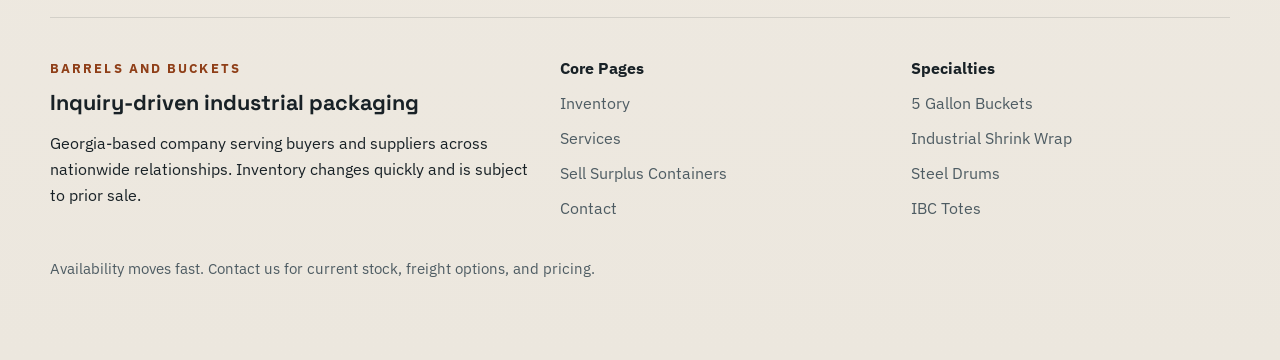
<file: plastic-barrels.html>
<!DOCTYPE html>
<html lang="en">
  <head>
    <meta charset="UTF-8" />
    <meta name="viewport" content="width=device-width, initial-scale=1.0" />
    <title>Plastic Barrels and Plastic Drums | Available Inventory</title>
    <meta
      name="description"
      content="Plastic barrels and plastic drums for industrial packaging programs. Request availability and pricing for new, used, and reconditioned supply."
    />
    <link rel="stylesheet" href="assets/css/styles.css" />
  </head>
  <body data-page="plastic-barrels">
    <header data-site-header></header>
    <main>
      <section class="hero hero-subpage">
        <div class="container subpage-copy">
          <p class="eyebrow">Category</p>
          <h1>Plastic Barrels and Plastic Drums</h1>
          <p class="lede">
            Rotating supply of plastic barrels and drums for industrial packaging, storage, and
            reuse programs. Available configurations change frequently, so inquiry is the primary next step.
          </p>
        </div>
      </section>
      <section class="section">
        <div class="container category-overview">
          <div>
            <h2>What buyers usually need</h2>
            <ul class="detail-list">
              <li>Open head and tight head drums</li>
              <li>New, used, and reconditioned condition ranges</li>
              <li>Program quantities or one-off opportunities</li>
              <li>Freight coordination by destination</li>
            </ul>
          </div>
          <div class="side-panel">
            <p class="eyebrow">CTA</p>
            <h3>Need current pricing?</h3>
            <p>Tell us quantity, destination, and preferred condition.</p>
            <a class="button button-primary" href="contact.html">Request Pricing</a>
          </div>
        </div>
      </section>
      <section class="section section-contrast">
        <div class="container">
          <div class="section-heading inline-heading">
            <div>
              <p class="eyebrow">Filtered Inventory</p>
              <h2>Current plastic barrel listings</h2>
            </div>
            <a class="text-link" href="inventory.html">View all inventory</a>
          </div>
          <div class="inventory-grid" data-inventory-grid data-category="plastic-barrels"></div>
        </div>
      </section>
    </main>
    <footer data-site-footer></footer>
    <script src="data/public-inventory.js"></script>
    <script src="assets/js/app.js"></script>
  </body>
</html>
</file>
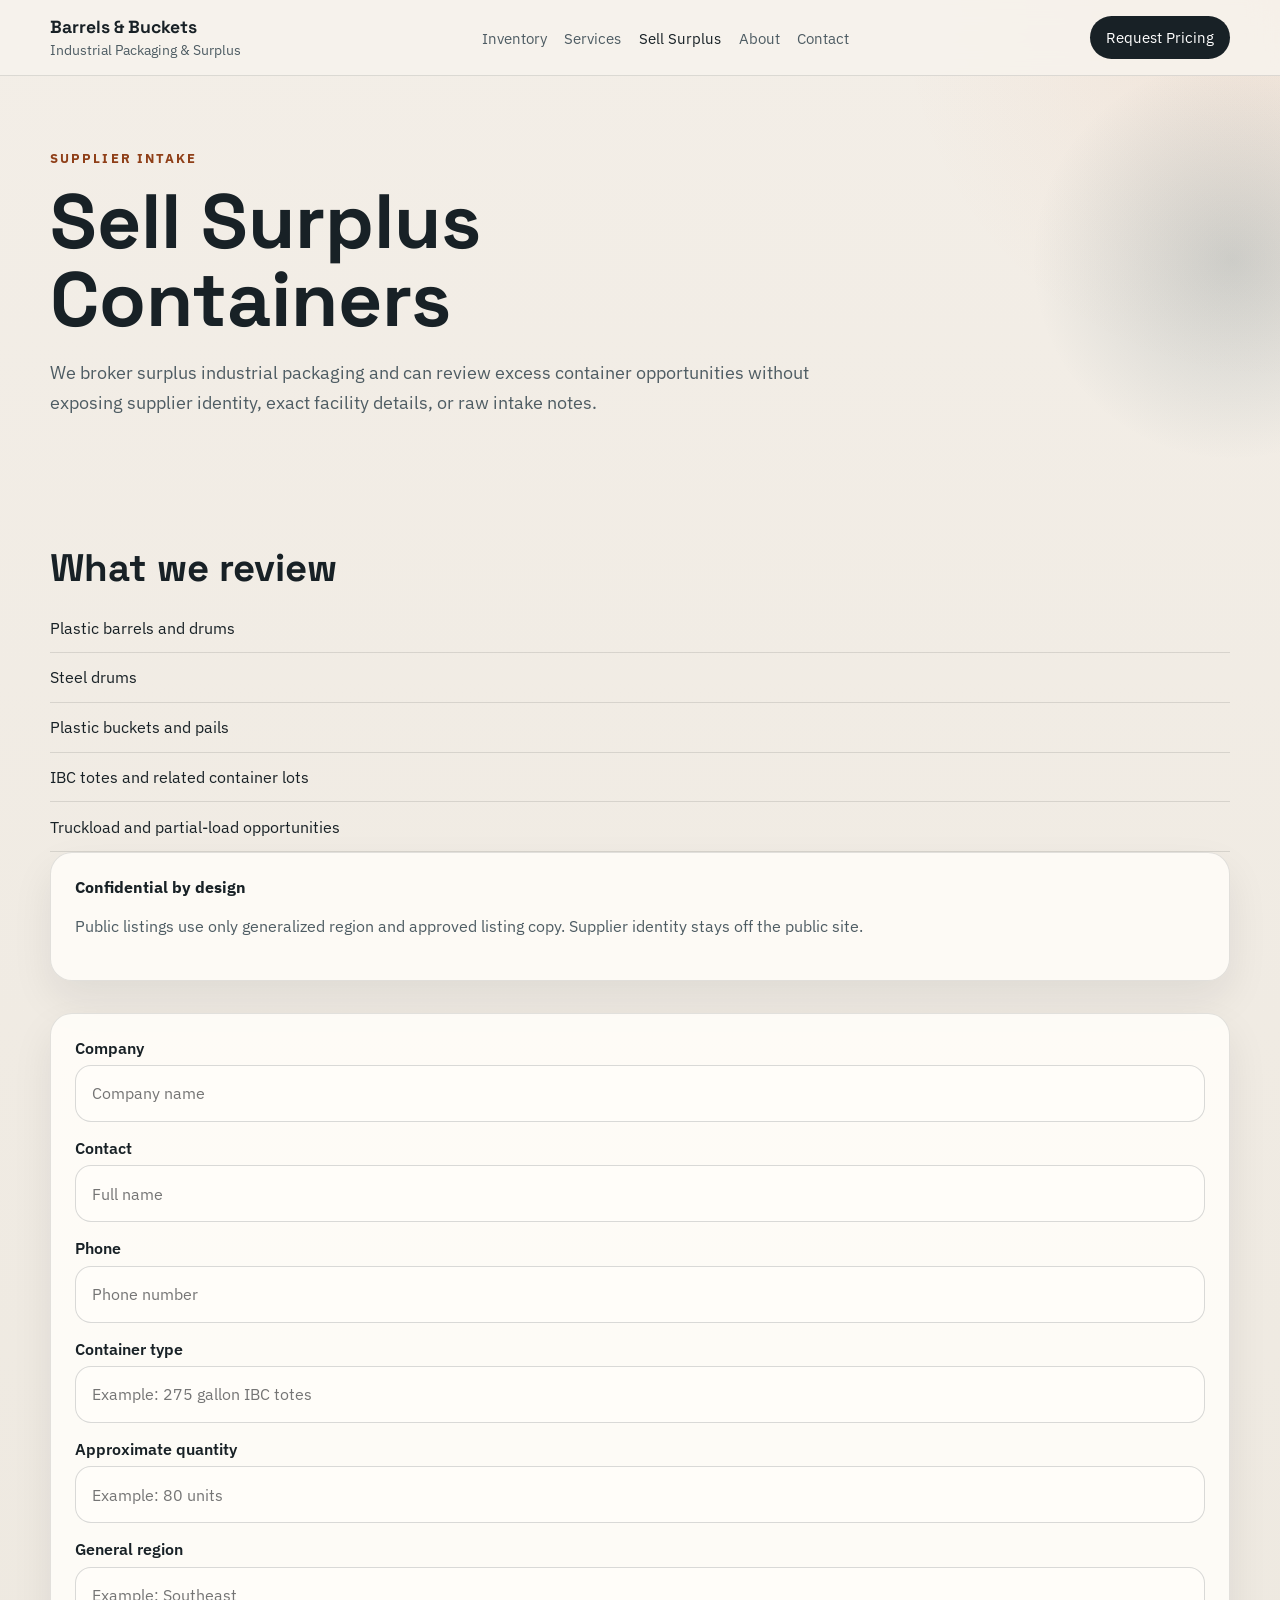
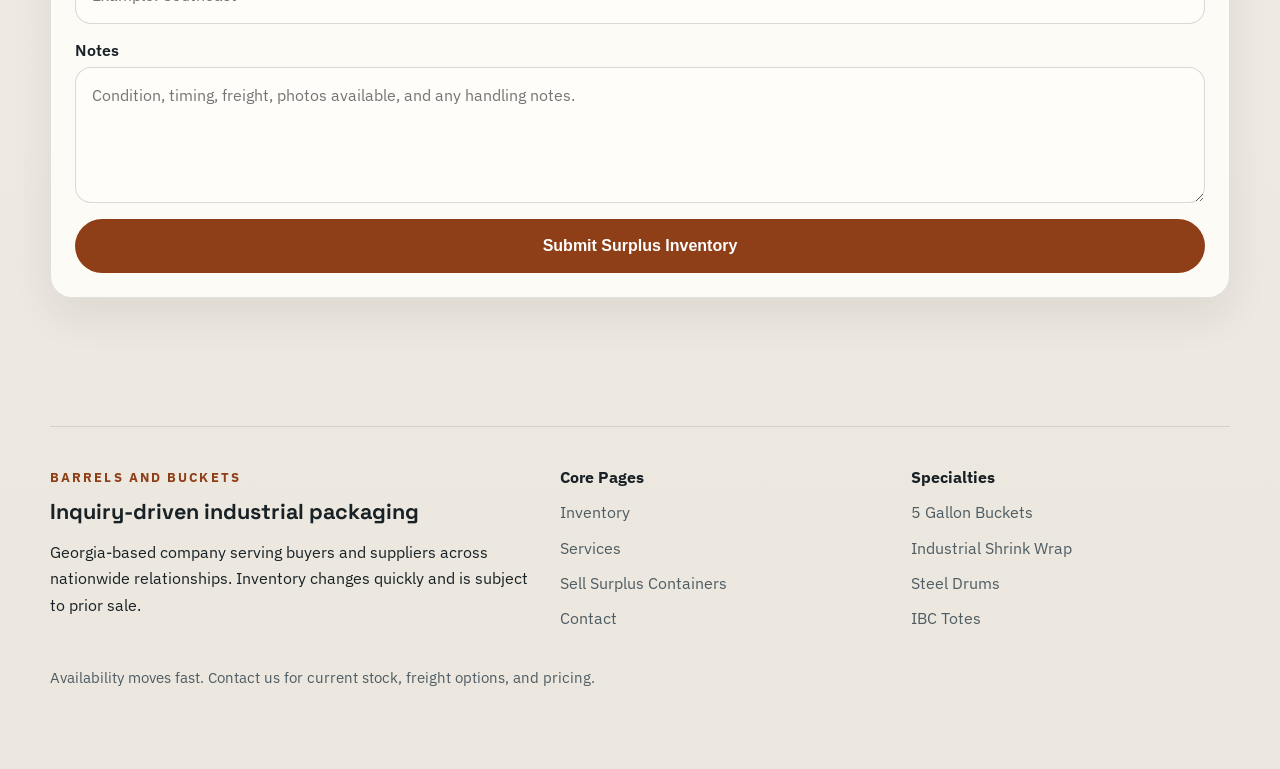
<file: sell-surplus-containers.html>
<!DOCTYPE html>
<html lang="en">
  <head>
    <meta charset="UTF-8" />
    <meta name="viewport" content="width=device-width, initial-scale=1.0" />
    <title>Sell Surplus Containers | Barrels, Drums, Pails & IBC Totes</title>
    <meta
      name="description"
      content="Confidential intake for manufacturers, distributors, recyclers, and warehouses looking to move surplus containers."
    />
    <link rel="stylesheet" href="assets/css/styles.css" />
  </head>
  <body data-page="sell-surplus-containers">
    <header data-site-header></header>
    <main>
      <section class="hero hero-subpage">
        <div class="container subpage-copy">
          <p class="eyebrow">Supplier Intake</p>
          <h1>Sell Surplus Containers</h1>
          <p class="lede">
            We broker surplus industrial packaging and can review excess container opportunities
            without exposing supplier identity, exact facility details, or raw intake notes.
          </p>
        </div>
      </section>
      <section class="section">
        <div class="container split-panel">
          <div>
            <h2>What we review</h2>
            <ul class="detail-list">
              <li>Plastic barrels and drums</li>
              <li>Steel drums</li>
              <li>Plastic buckets and pails</li>
              <li>IBC totes and related container lots</li>
              <li>Truckload and partial-load opportunities</li>
            </ul>
            <div class="panel-note">
              <strong>Confidential by design</strong>
              <p>Public listings use only generalized region and approved listing copy. Supplier identity stays off the public site.</p>
            </div>
          </div>
          <form class="inquiry-form inquiry-form-strong">
            <label>
              Company
              <input type="text" placeholder="Company name" />
            </label>
            <label>
              Contact
              <input type="text" placeholder="Full name" />
            </label>
            <label>
              Phone
              <input type="tel" placeholder="Phone number" />
            </label>
            <label>
              Container type
              <input type="text" placeholder="Example: 275 gallon IBC totes" />
            </label>
            <label>
              Approximate quantity
              <input type="text" placeholder="Example: 80 units" />
            </label>
            <label>
              General region
              <input type="text" placeholder="Example: Southeast" />
            </label>
            <label>
              Notes
              <textarea rows="4" placeholder="Condition, timing, freight, photos available, and any handling notes."></textarea>
            </label>
            <button type="button" class="button button-primary">Submit Surplus Inventory</button>
          </form>
        </div>
      </section>
    </main>
    <footer data-site-footer></footer>
    <script src="data/public-inventory.js"></script>
    <script src="assets/js/app.js"></script>
  </body>
</html>
</file>
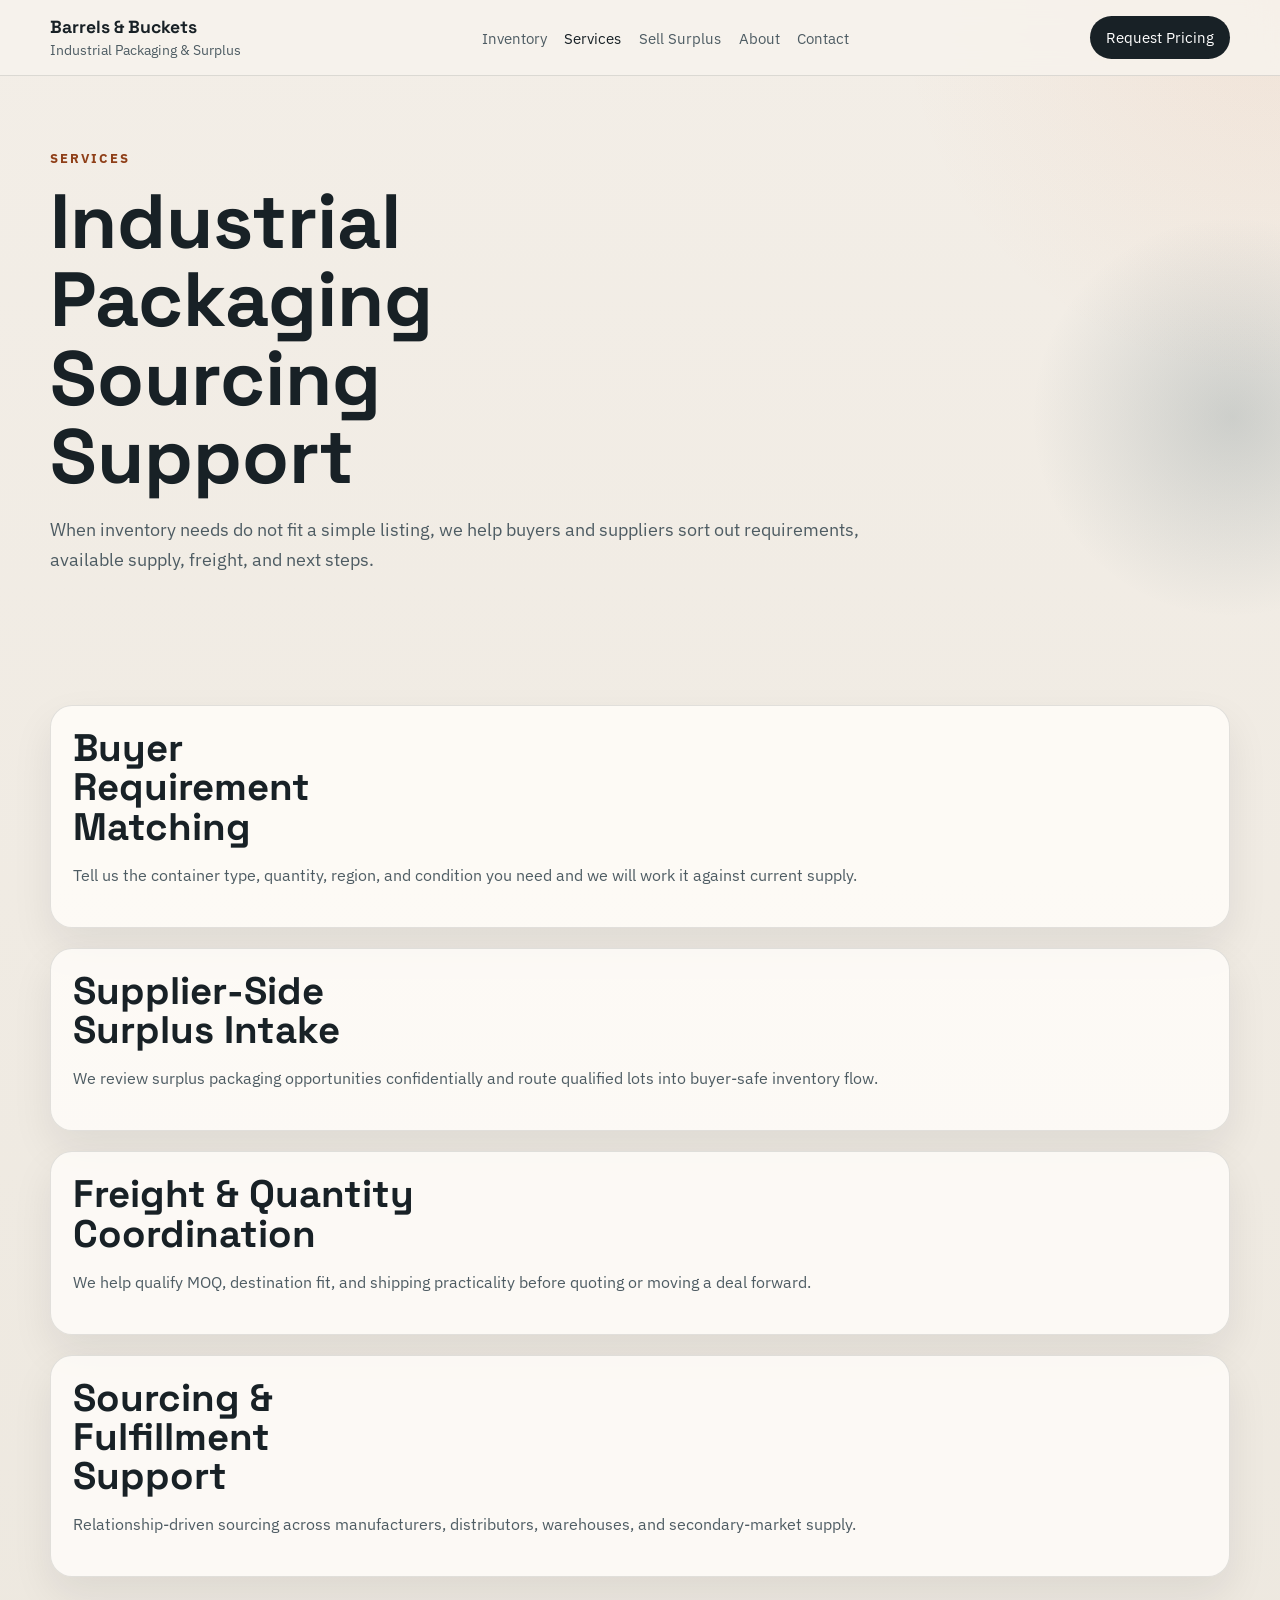
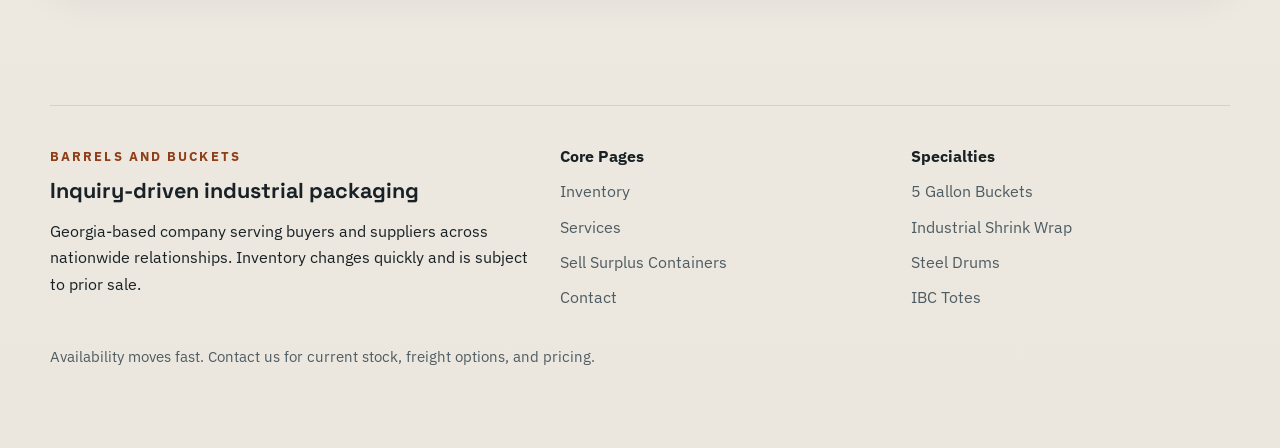
<file: services.html>
<!DOCTYPE html>
<html lang="en">
  <head>
    <meta charset="UTF-8" />
    <meta name="viewport" content="width=device-width, initial-scale=1.0" />
    <title>Industrial Packaging Sourcing Support | Barrels and Buckets</title>
    <meta
      name="description"
      content="Industrial packaging sourcing support for buyer requirements, supplier-side surplus intake, and freight coordination."
    />
    <link rel="stylesheet" href="assets/css/styles.css" />
  </head>
  <body data-page="services">
    <header data-site-header></header>
    <main>
      <section class="hero hero-subpage">
        <div class="container subpage-copy">
          <p class="eyebrow">Services</p>
          <h1>Industrial Packaging Sourcing Support</h1>
          <p class="lede">
            When inventory needs do not fit a simple listing, we help buyers and suppliers sort out
            requirements, available supply, freight, and next steps.
          </p>
        </div>
      </section>
      <section class="section">
        <div class="container service-grid">
          <article class="service-card">
            <h2>Buyer Requirement Matching</h2>
            <p>Tell us the container type, quantity, region, and condition you need and we will work it against current supply.</p>
          </article>
          <article class="service-card">
            <h2>Supplier-Side Surplus Intake</h2>
            <p>We review surplus packaging opportunities confidentially and route qualified lots into buyer-safe inventory flow.</p>
          </article>
          <article class="service-card">
            <h2>Freight &amp; Quantity Coordination</h2>
            <p>We help qualify MOQ, destination fit, and shipping practicality before quoting or moving a deal forward.</p>
          </article>
          <article class="service-card">
            <h2>Sourcing &amp; Fulfillment Support</h2>
            <p>Relationship-driven sourcing across manufacturers, distributors, warehouses, and secondary-market supply.</p>
          </article>
        </div>
      </section>
    </main>
    <footer data-site-footer></footer>
    <script src="data/public-inventory.js"></script>
    <script src="assets/js/app.js"></script>
  </body>
</html>
</file>
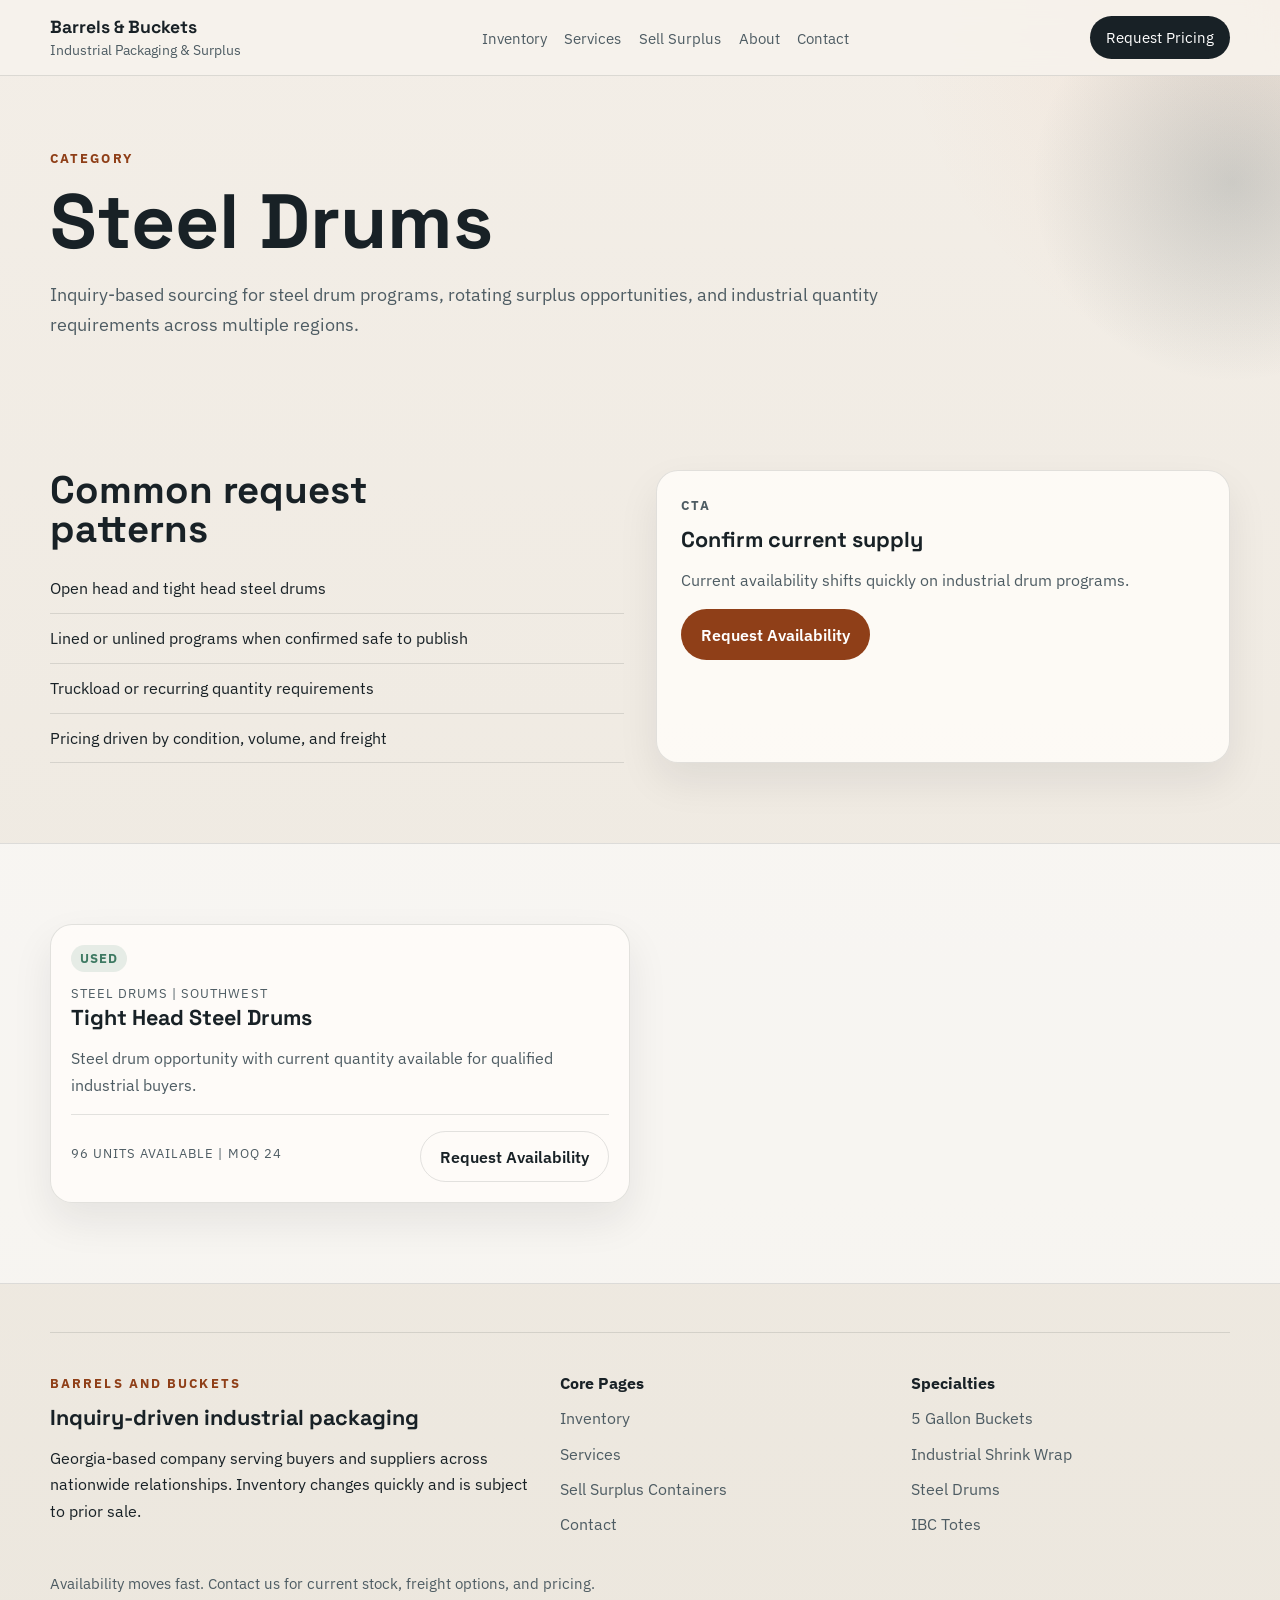
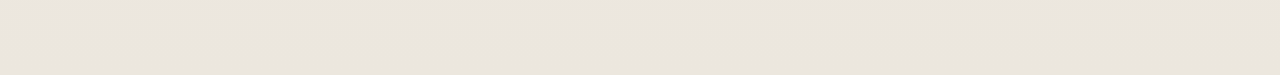
<file: steel-drums.html>
<!DOCTYPE html>
<html lang="en">
  <head>
    <meta charset="UTF-8" />
    <meta name="viewport" content="width=device-width, initial-scale=1.0" />
    <title>Steel Drums for Industrial Packaging | Request Pricing</title>
    <meta
      name="description"
      content="Steel drums for industrial packaging and surplus container programs. Request availability, condition details, and current pricing."
    />
    <link rel="stylesheet" href="assets/css/styles.css" />
  </head>
  <body data-page="steel-drums">
    <header data-site-header></header>
    <main>
      <section class="hero hero-subpage">
        <div class="container subpage-copy">
          <p class="eyebrow">Category</p>
          <h1>Steel Drums</h1>
          <p class="lede">
            Inquiry-based sourcing for steel drum programs, rotating surplus opportunities, and
            industrial quantity requirements across multiple regions.
          </p>
        </div>
      </section>
      <section class="section">
        <div class="container category-overview">
          <div>
            <h2>Common request patterns</h2>
            <ul class="detail-list">
              <li>Open head and tight head steel drums</li>
              <li>Lined or unlined programs when confirmed safe to publish</li>
              <li>Truckload or recurring quantity requirements</li>
              <li>Pricing driven by condition, volume, and freight</li>
            </ul>
          </div>
          <div class="side-panel">
            <p class="eyebrow">CTA</p>
            <h3>Confirm current supply</h3>
            <p>Current availability shifts quickly on industrial drum programs.</p>
            <a class="button button-primary" href="contact.html">Request Availability</a>
          </div>
        </div>
      </section>
      <section class="section section-contrast">
        <div class="container">
          <div class="inventory-grid" data-inventory-grid data-category="steel-drums"></div>
        </div>
      </section>
    </main>
    <footer data-site-footer></footer>
    <script src="data/public-inventory.js"></script>
    <script src="assets/js/app.js"></script>
  </body>
</html>
</file>
<file: assets/css/styles.css>
@import url("https://fonts.googleapis.com/css2?family=IBM+Plex+Sans:wght@400;500;600;700&family=Space+Grotesk:wght@500;600;700&display=swap");

:root {
  --bg: #ece7de;
  --surface: #f7f3ed;
  --surface-strong: #fffdf9;
  --ink: #182126;
  --ink-muted: #4e5c63;
  --line: rgba(24, 33, 38, 0.12);
  --brand: #8f3f18;
  --brand-deep: #6e2f11;
  --accent: #264653;
  --accent-soft: #d6e0de;
  --dark: #152027;
  --dark-soft: #22313a;
  --success: #3f7a63;
  --radius: 22px;
  --shadow: 0 18px 40px rgba(20, 29, 34, 0.08);
  --max: 1180px;
}

* {
  box-sizing: border-box;
}

html {
  scroll-behavior: smooth;
}

body {
  margin: 0;
  font-family: "IBM Plex Sans", sans-serif;
  color: var(--ink);
  background:
    radial-gradient(circle at top right, rgba(217, 106, 43, 0.08), transparent 24rem),
    linear-gradient(180deg, #f3eee7 0%, #ece7de 100%);
}

a {
  color: inherit;
  text-decoration: none;
}

img {
  max-width: 100%;
}

.container {
  width: min(var(--max), calc(100% - 2rem));
  margin: 0 auto;
}

.section {
  padding: 5rem 0;
}

.section-contrast {
  background: rgba(255, 255, 255, 0.55);
  border-block: 1px solid var(--line);
}

.section-dark {
  background:
    linear-gradient(135deg, rgba(21, 32, 39, 0.98), rgba(34, 49, 58, 0.96)),
    linear-gradient(180deg, #122029, #22313a);
  color: #f3f0ea;
}

.eyebrow {
  margin: 0 0 0.75rem;
  font-size: 0.82rem;
  font-weight: 700;
  letter-spacing: 0.16em;
  text-transform: uppercase;
  color: var(--brand);
}

h1,
h2,
h3 {
  margin: 0 0 1rem;
  font-family: "Space Grotesk", sans-serif;
  line-height: 1.02;
}

h1 {
  font-size: clamp(3rem, 6vw, 5.4rem);
  max-width: 12ch;
}

h2 {
  font-size: clamp(2rem, 3vw, 3.2rem);
  max-width: 14ch;
}

h3 {
  font-size: 1.35rem;
}

p,
li,
input,
select,
textarea,
button {
  font-size: 1rem;
  line-height: 1.65;
}

.lede {
  font-size: 1.15rem;
  color: var(--ink-muted);
  max-width: 52rem;
}

.site-header {
  position: sticky;
  top: 0;
  z-index: 10;
  backdrop-filter: blur(14px);
  background: rgba(247, 243, 237, 0.82);
  border-bottom: 1px solid var(--line);
}

.header-inner,
.footer-inner {
  width: min(var(--max), calc(100% - 2rem));
  margin: 0 auto;
}

.header-inner {
  display: flex;
  align-items: center;
  justify-content: space-between;
  gap: 2rem;
  padding: 1rem 0;
  position: relative;
}

.brand-mark {
  display: flex;
  flex-direction: column;
  gap: 0.15rem;
}

.brand-mark strong {
  font-family: "Space Grotesk", sans-serif;
  font-size: 1.1rem;
}

.brand-mark span {
  color: var(--ink-muted);
  font-size: 0.9rem;
}

.site-nav,
.site-nav-links {
  display: flex;
  flex-wrap: wrap;
  gap: 1.1rem;
  align-items: center;
}

.site-nav a {
  padding: 0.3rem 0;
  font-size: 0.95rem;
  color: var(--ink-muted);
}

.site-nav a.active,
.site-nav a:hover,
.text-link:hover {
  color: var(--ink);
}

.header-cta {
  display: inline-flex;
  align-items: center;
  gap: 0.4rem;
  padding: 0.75rem 1rem;
  border-radius: 999px;
  background: var(--ink);
  color: #fff;
  font-size: 0.92rem;
}

.nav-toggle {
  display: none;
  width: 3rem;
  height: 3rem;
  padding: 0.7rem;
  background: transparent;
  border: 1px solid var(--line);
  border-radius: 999px;
  flex-direction: column;
  justify-content: center;
  gap: 0.24rem;
}

.nav-toggle span {
  display: block;
  width: 100%;
  height: 2px;
  background: var(--ink);
  border-radius: 999px;
}

.sr-only {
  position: absolute;
  width: 1px;
  height: 1px;
  padding: 0;
  margin: -1px;
  overflow: hidden;
  clip: rect(0, 0, 0, 0);
  white-space: nowrap;
  border: 0;
}

.hero {
  position: relative;
  overflow: hidden;
}

.hero-home {
  padding: 5rem 0 3rem;
}

.hero-subpage {
  padding: 4.5rem 0 2rem;
}

.hero::before {
  content: "";
  position: absolute;
  inset: auto -10rem 0 auto;
  width: 26rem;
  height: 26rem;
  border-radius: 50%;
  background: radial-gradient(circle, rgba(38, 70, 83, 0.18), transparent 68%);
  pointer-events: none;
}

.hero-grid,
.split-panel,
.dual-feature,
.category-overview,
.process-grid,
.prose-grid,
.inventory-layout {
  display: grid;
  gap: 2rem;
}

.hero-grid,
.dual-feature,
.category-overview,
.process-grid,
.prose-grid {
  grid-template-columns: repeat(2, minmax(0, 1fr));
}

.hero-copy,
.subpage-copy {
  position: relative;
  z-index: 1;
}

.hero-actions,
.cta-actions {
  display: flex;
  flex-wrap: wrap;
  gap: 0.85rem;
  margin: 2rem 0 1.5rem;
}

.button {
  display: inline-flex;
  align-items: center;
  justify-content: center;
  min-height: 3.2rem;
  padding: 0.8rem 1.2rem;
  border: 1px solid transparent;
  border-radius: 999px;
  font-weight: 600;
}

.button-primary {
  background: var(--brand);
  color: #fff;
}

.button-primary:hover {
  background: var(--brand-deep);
}

.button-secondary {
  background: transparent;
  border-color: var(--line);
}

.button-secondary.light {
  color: #fff;
  border-color: rgba(255, 255, 255, 0.24);
}

.button-tertiary {
  color: var(--ink-muted);
}

.hero-points,
.detail-list {
  padding: 0;
  margin: 0;
  list-style: none;
}

.hero-points li,
.detail-list li {
  padding: 0.7rem 0;
  border-bottom: 1px solid var(--line);
}

.hero-panel {
  display: grid;
  gap: 1rem;
  align-content: start;
}

.stats-card,
.notice-card,
.category-card,
.service-card,
.inventory-card,
.side-panel,
.panel-note {
  border: 1px solid var(--line);
  border-radius: var(--radius);
  background: rgba(255, 253, 249, 0.82);
  box-shadow: var(--shadow);
}

.stats-card,
.notice-card,
.side-panel,
.panel-note {
  padding: 1.5rem;
}

.stats-card strong {
  display: block;
  margin: 0.55rem 0;
  font-family: "Space Grotesk", sans-serif;
  font-size: 1.6rem;
}

.category-grid,
.specialty-grid,
.service-grid,
.feature-list,
.inventory-grid,
.contact-routes {
  display: grid;
  gap: 1.25rem;
}

.category-grid {
  grid-template-columns: repeat(4, minmax(0, 1fr));
}

.specialty-grid {
  grid-template-columns: repeat(auto-fit, minmax(210px, 1fr));
}

.trust-row {
  display: flex;
  flex-wrap: wrap;
  gap: 0.75rem;
  margin-bottom: 1.5rem;
}

.trust-row span {
  padding: 0.55rem 0.8rem;
  border-radius: 999px;
  border: 1px solid var(--line);
  background: rgba(255, 253, 249, 0.7);
  color: var(--ink-muted);
  font-size: 0.92rem;
}

.category-card,
.service-card {
  padding: 1.4rem;
}

.category-kicker,
.inventory-meta,
.badge {
  font-size: 0.8rem;
  letter-spacing: 0.08em;
  text-transform: uppercase;
}

.process-list {
  display: grid;
  gap: 1rem;
}

.process-list article {
  padding: 1.3rem 0;
  border-bottom: 1px solid var(--line);
}

.process-list span {
  color: var(--brand);
  font-weight: 700;
}

.inline-heading {
  display: flex;
  align-items: end;
  justify-content: space-between;
  gap: 1rem;
}

.text-link {
  color: var(--brand-deep);
  font-weight: 600;
}

.feature-list article {
  padding-bottom: 1rem;
  border-bottom: 1px solid rgba(255, 255, 255, 0.12);
}

.cta-band {
  display: flex;
  align-items: center;
  justify-content: space-between;
  gap: 2rem;
  padding: 2rem;
  border-radius: calc(var(--radius) + 6px);
  background: rgba(255, 255, 255, 0.65);
  border: 1px solid var(--line);
}

.inventory-layout {
  grid-template-columns: 18rem minmax(0, 1fr);
  align-items: start;
}

.filter-panel {
  position: sticky;
  top: 6rem;
  display: grid;
  gap: 1rem;
  padding: 1.4rem;
  background: rgba(255, 253, 249, 0.84);
  border: 1px solid var(--line);
  border-radius: var(--radius);
}

.filter-panel label,
.inquiry-form label {
  display: grid;
  gap: 0.45rem;
  font-weight: 600;
}

input,
select,
textarea {
  width: 100%;
  padding: 0.9rem 1rem;
  border: 1px solid rgba(24, 33, 38, 0.16);
  border-radius: 16px;
  background: #fffdf9;
  font-family: inherit;
}

.inventory-disclaimer {
  margin-bottom: 1rem;
  padding: 1rem 1.2rem;
  border-radius: 16px;
  background: var(--accent-soft);
  color: var(--accent);
}

.inventory-grid {
  grid-template-columns: repeat(2, minmax(0, 1fr));
}

.inventory-card {
  overflow: hidden;
}

.inventory-card-body {
  padding: 1.25rem;
}

.inventory-card-top {
  display: flex;
  gap: 0.6rem;
  flex-wrap: wrap;
  margin-bottom: 0.8rem;
}

.badge {
  display: inline-flex;
  align-items: center;
  padding: 0.3rem 0.55rem;
  border-radius: 999px;
  background: rgba(63, 122, 99, 0.12);
  color: var(--success);
  font-weight: 700;
}

.inventory-meta {
  display: block;
  color: var(--ink-muted);
  margin-bottom: 0.35rem;
}

.inventory-card h3 {
  margin-bottom: 0.5rem;
}

.inventory-footer {
  display: flex;
  justify-content: space-between;
  gap: 1rem;
  align-items: center;
  margin-top: 1rem;
  padding-top: 1rem;
  border-top: 1px solid var(--line);
}

.inventory-footer strong {
  display: block;
  font-family: "Space Grotesk", sans-serif;
}

.inventory-card p,
.service-card p,
.category-card p,
.side-panel p,
.panel-note p {
  color: var(--ink-muted);
}

.inquiry-form {
  display: grid;
  gap: 1rem;
  padding: 1.5rem;
  border: 1px solid var(--line);
  border-radius: var(--radius);
  background: rgba(255, 253, 249, 0.88);
}

.inquiry-form-strong {
  box-shadow: var(--shadow);
}

.contact-routes article {
  padding: 1rem 0;
  border-bottom: 1px solid var(--line);
}

.footer-inner {
  padding: 3rem 0 4rem;
}

.footer-top {
  display: grid;
  grid-template-columns: 1.2fr 0.8fr 0.8fr;
  gap: 2rem;
  padding-top: 2.5rem;
  border-top: 1px solid var(--line);
}

.footer-links {
  display: grid;
  gap: 0.55rem;
}

.footer-links a,
.footer-links span {
  color: var(--ink-muted);
}

.footer-note {
  margin-top: 2rem;
  color: var(--ink-muted);
  font-size: 0.92rem;
}

@media (max-width: 980px) {
  .hero-grid,
  .dual-feature,
  .category-overview,
  .process-grid,
  .prose-grid,
  .inventory-layout,
  .footer-top,
  .cta-band {
    grid-template-columns: 1fr;
  }

  .category-grid,
  .inventory-grid {
    grid-template-columns: 1fr;
  }

  .filter-panel {
    position: static;
  }

  .inline-heading,
  .cta-band {
    align-items: start;
  }
}

@media (max-width: 720px) {
  .header-inner {
    align-items: start;
    display: grid;
    grid-template-columns: 1fr auto;
    gap: 1rem;
  }

  h1 {
    font-size: clamp(2.6rem, 13vw, 4rem);
  }

  .section,
  .hero-home {
    padding: 3.5rem 0;
  }

  .nav-toggle {
    display: inline-flex;
  }

  .header-cta {
    display: none;
  }

  .site-nav {
    display: none;
    grid-column: 1 / -1;
    width: 100%;
    padding-top: 0.5rem;
  }

  .site-nav-links {
    display: grid;
    width: 100%;
    gap: 0;
    border: 1px solid var(--line);
    background: rgba(255, 253, 249, 0.96);
    border-radius: 18px;
    overflow: hidden;
  }

  .site-nav a {
    padding: 0.95rem 1rem;
    border-bottom: 1px solid var(--line);
  }

  .site-nav a:last-child {
    border-bottom: 0;
  }

  .site-header.nav-open .site-nav {
    display: block;
  }
}
</file>
